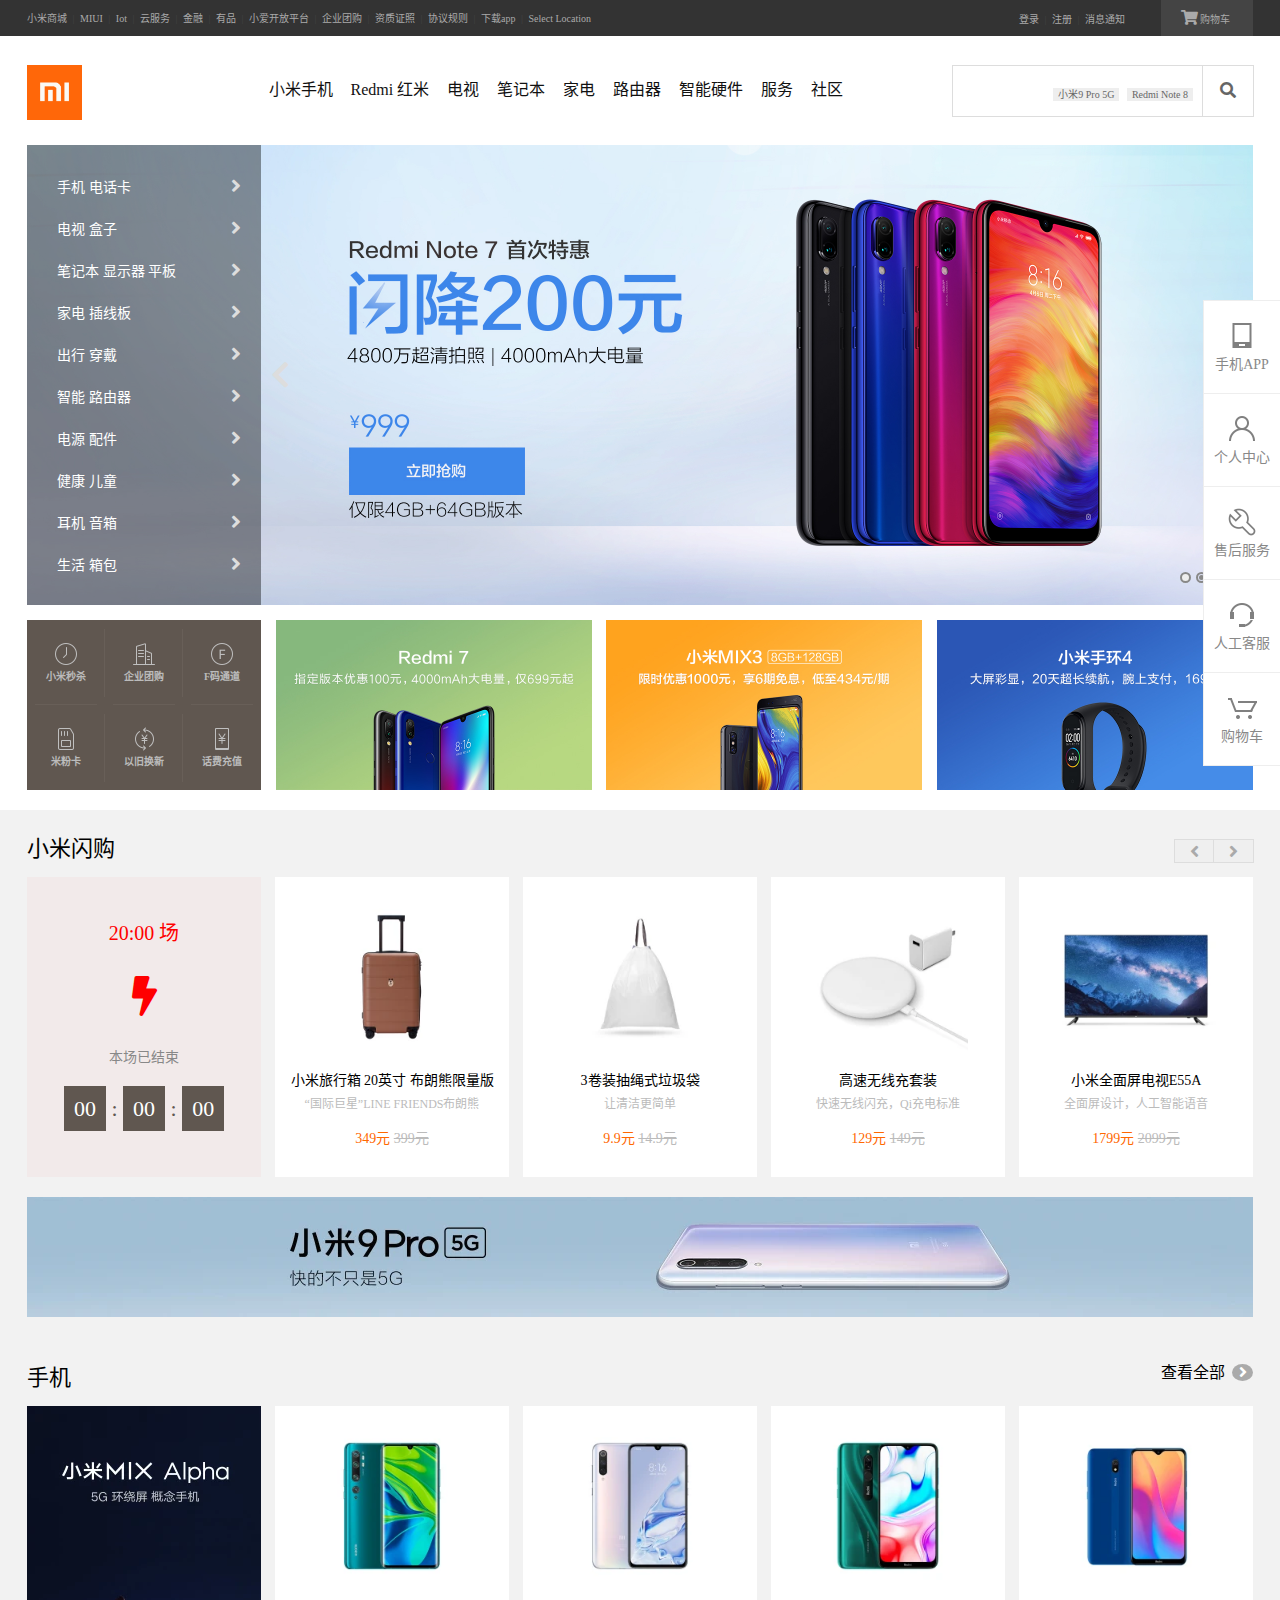
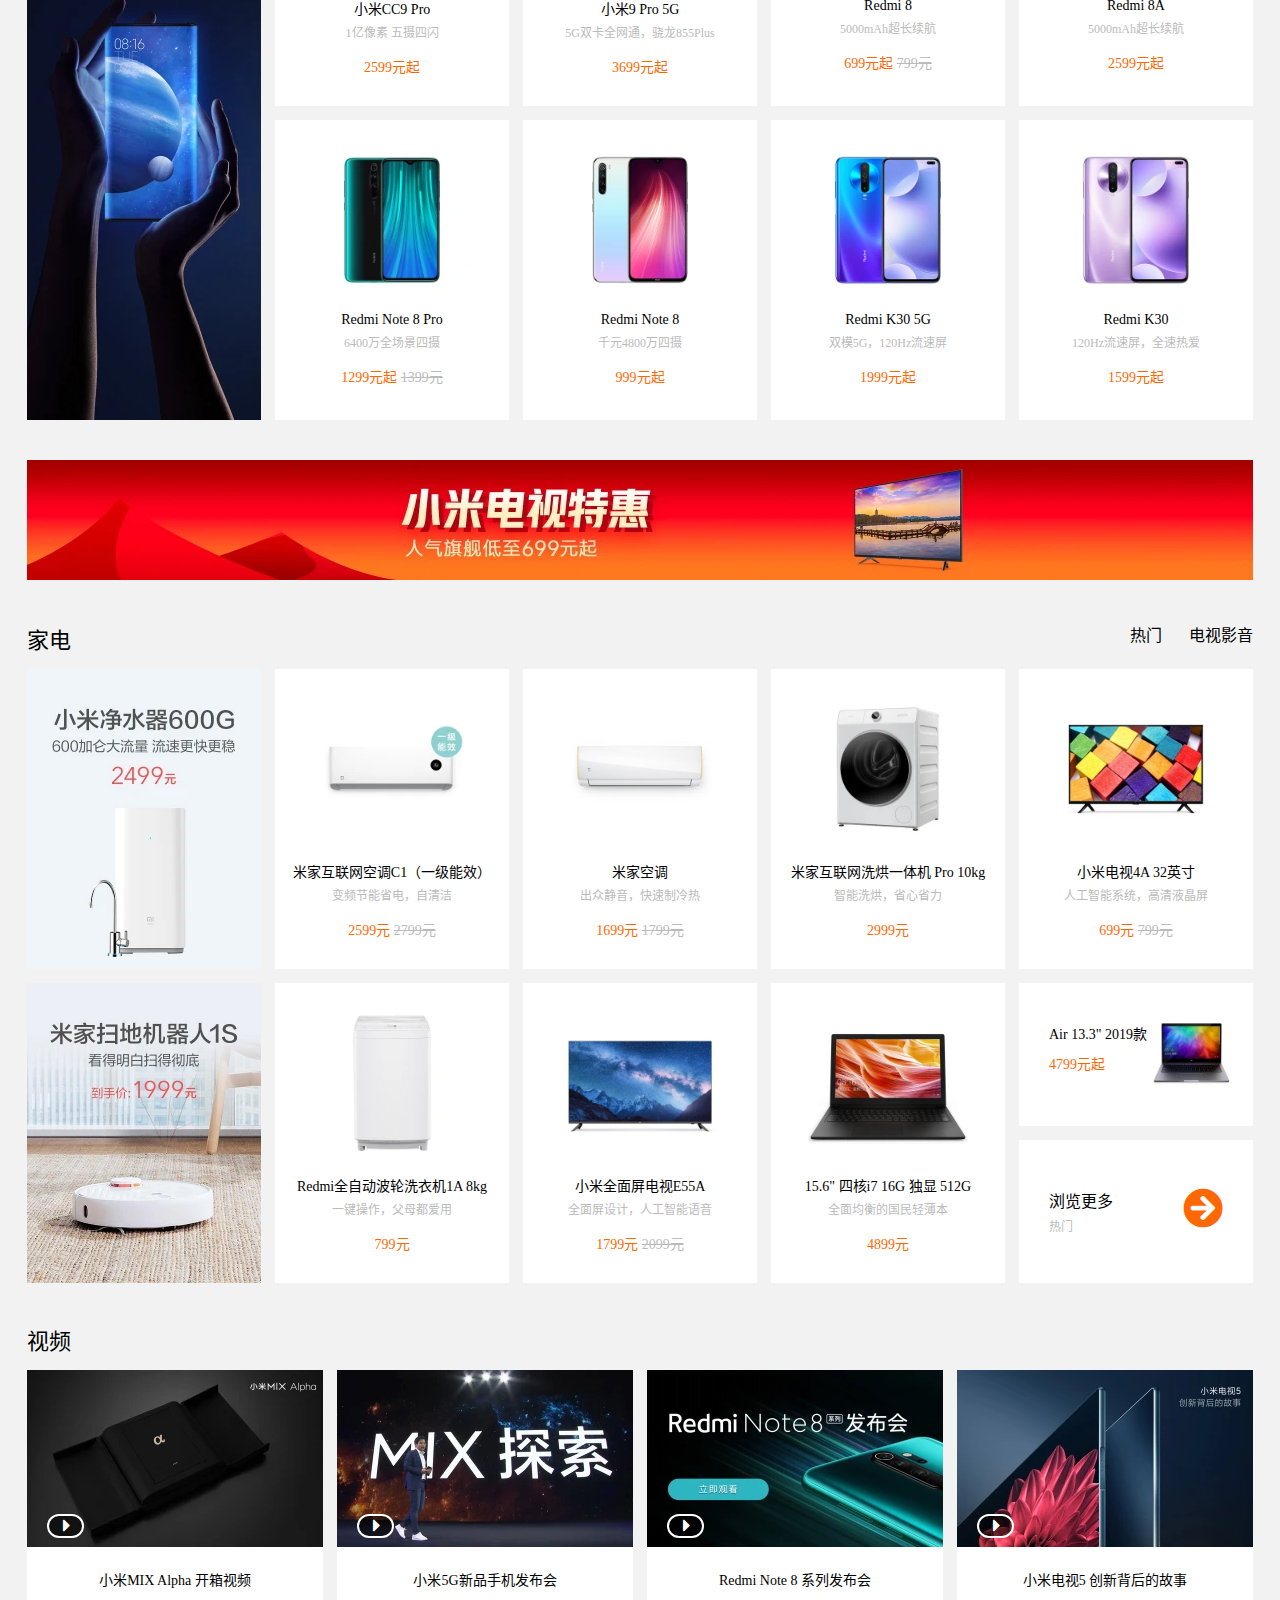
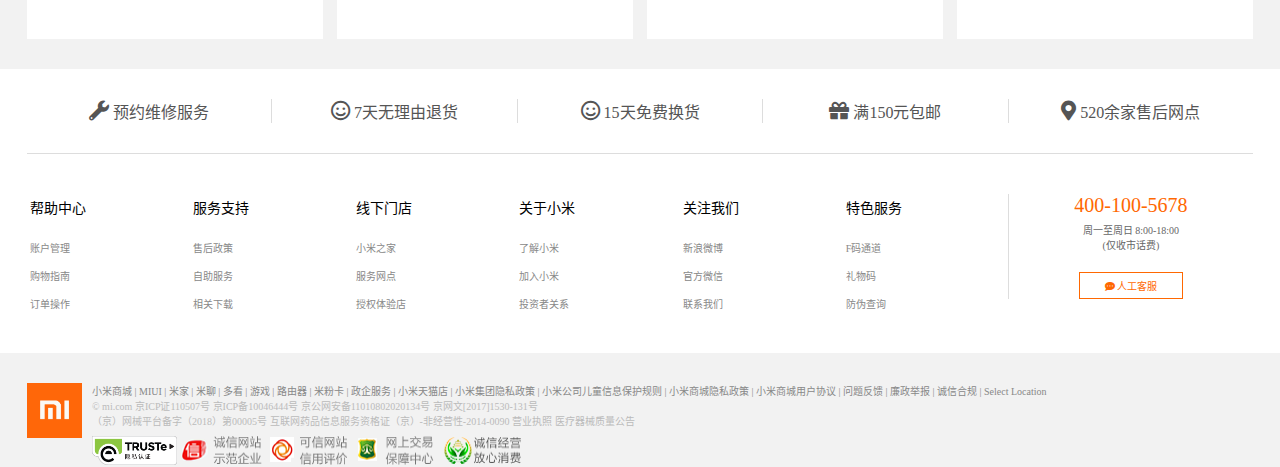
<file: index.html>
<!DOCTYPE html>
<html lang="zh-cn">
    <head>
        <meta charset="UTF-8"></meta>
        <title>小米首页</title>
        <link rel="stylesheet" href="homepage.css">
        <link href="font-awesome/css/all.css" rel="stylesheet">
    </head>
    <body>
        <!-- 工具栏 -->
        <aside class="fix r0 z20 tool-top">
            <ul class="">
                <li class="bbee blee btee bgw">
                    <a class="tool-li db tc tdn c88 plr10 ptb20" href="">
                        <img class="w30 h30 fg1" src="images/tool-1.png" alt="手机APP">
                        <p class="f14">手机APP</p>
                    </a>
                </li>
                <li class="bbee blee bgw">
                    <a class="tool-li db tc tdn c88 plr10 ptb20" href="https://order.mi.com/portal">
                        <img class="w30 h30 fg1" src="images/tool-2.png" alt="个人中心">
                        <p class="f14">个人中心</p>
                    </a>
                </li>
                <li class="bbee blee bgw">
                    <a class="tool-li db tc tdn c88 plr10 ptb20" href="https://service.order.mi.com/apply/front">
                        <img class="w30 h30 fg1" src="images/tool-3.png" alt="售后服务">
                        <p class="f14">售后服务</p>
                    </a>
                </li>
                <li class="bbee blee bgw">
                    <a class="tool-li db tc tdn c88 plr10 ptb20" href="">
                        <img class="w30 h30 fg1" src="images/tool-4.png" alt="人工客服">
                        <p class="f14">人工客服</p>
                    </a>
                </li>
                <li class="bbee blee bgw">
                    <a class="tool-li db tc tdn c88 plr10 ptb20" href="">
                        <img class="w30 h30 fg1" src="images/tool-5.png" alt="购物车">
                        <p class="f14">购物车</p>
                    </a>
                </li>
                <li class="dn bee mt10 bgw">
                    <a class="tool-li db tc tdn c88 plr10 ptb20" href="_top">
                        <img class="w30 h30 fg1" src="images/backtotop.png" alt="回顶部">
                        <p class="f14">回顶部</p>
                    </a>
                </li>
            </ul>
        </aside>

        <!-- 顶部导航（整个小米生态系统各分支） -->
        <nav class="tnav">
            <div class="tnav-wr wM">
                <ul class="tnav-ul">
                    <li class="tnav-li">
                        <a class="tnav-a" href="">小米商城</a>
                    </li>
                    <li class="tnav-li tnav-sep">|</li>
                    <li class="tnav-li">
                        <a class="tnav-a" href="">MIUI</a>
                    </li>
                    <li class="tnav-li tnav-sep">|</li>
                    <li class="tnav-li">
                        <a class="tnav-a" href="">Iot</a>
                    </li>
                    <li class="tnav-li tnav-sep">|</li>
                    <li class="tnav-li">
                        <a class="tnav-a" href="">云服务</a>
                    </li>
                    <li class="tnav-li tnav-sep">|</li>
                    <li class="tnav-li">
                        <a class="tnav-a" href="">金融</a>
                    </li>
                    <li class="tnav-li tnav-sep">|</li>
                    <li class="tnav-li">
                        <a class="tnav-a" href="">有品</a>
                    </li>
                    <li class="tnav-li tnav-sep">|</li>
                    <li class="tnav-li">
                        <a class="tnav-a" href="">小爱开放平台</a>
                    </li>
                    <li class="tnav-li tnav-sep">|</li>
                    <li class="tnav-li">
                        <a class="tnav-a" href="">企业团购</a>
                    </li>
                    <li class="tnav-li tnav-sep">|</li>
                    <li class="tnav-li">
                        <a class="tnav-a" href="">资质证照</a>
                    </li>
                    <li class="tnav-li tnav-sep">|</li>
                    <li class="tnav-li">
                        <a class="tnav-a" href="">协议规则</a>
                    </li>
                    <li class="tnav-li tnav-sep">|</li>
                    <li class="tnav-li">
                        <a class="tnav-a" href="">下载app</a>
                    </li>
                    <li class="tnav-li tnav-sep">|</li>
                    <li class="tnav-li">
                        <a class="tnav-a" href="">Select Location</a>
                    </li>
                </ul>
                <ul class="tnav-ul">
                    <li class="tnav-li">
                        <a class="tnav-a" href="">登录</a>
                    </li>
                    <li class="tnav-li tnav-sep">|</li>
                    <li class="tnav-li">
                        <a class="tnav-a" href="">注册</a>
                    </li>
                    <li class="tnav-li tnav-sep">|</li>
                    <li class="tnav-li">
                        <a class="tnav-a" href="">消息通知</a>
                    </li>
                    <li class="tnav-li tnav-cart">
                        <a class="tnav-a tnav-cart-a" href="">
                            <i class="fas fa-shopping-cart"></i>
                            <span>购物车</span>
                        </a>
                    </li>
                </ul>
            </div>
        </nav>

        <!-- 次顶部导航（小米商城导航） -->
        <header class="hd wM" >
            <a class="lg-a" href="" title="小米官网">
                <img class="wlg lg" src="./images/logo.png" alt="小米官网">
            </a>

            <ul class="mnav" id="dropdown-nav">
                <li class="mnav-li vh"><!-- hidden for homepage -->
                    <a class="mnav-a mnav-af" href="">全部商品分类</a>
                </li>
                <li class="mnav-li" data-ctg="xiaomi">
                    <a class="mnav-a" href="">小米手机</a>
                </li>
                <li class="mnav-li" data-ctg="hongmi">
                    <a class="mnav-a" href="">Redmi 红米</a>
                </li>
                <li class="mnav-li">
                    <a class="mnav-a" href="">电视</a>
                </li>
                <li class="mnav-li">
                    <a class="mnav-a" href="">笔记本</a>
                </li>
                <li class="mnav-li">
                    <a class="mnav-a" href="">家电</a>
                </li>
                <li class="mnav-li">
                    <a class="mnav-a" href="">路由器</a>
                </li>
                <li class="mnav-li">
                    <a class="mnav-a" href="">智能硬件</a>
                </li>
                <li class="mnav-li">
                    <a class="mnav-a" href="">服务</a>
                </li>
                <li class="mnav-li">
                    <a class="mnav-a" href="">社区</a>
                </li>
            </ul>

            <div class="sbar-wr">
                <form class="sbar">
                    <input class="sbar-tx" type="text">
                    <button class="sbar-btn" type="submit">
                        <i class="fas fa-search"></i>
                    </button>
                    <div class="stag">
                        <a class="stag-a" href="">小米9 Pro 5G</a>
                        <a class="stag-a" href="">Redmi Note 8</a>
                    </div>
                </form>
            </div>
        </header>
        <!-- 隐藏下拉菜单 -->
        <div style="position: relative;">
            <div class="dd-wr" id="dropdown-menu">
                <ul class="dd-ul wM">
                    <li class="dd-li">
                        <a class="dd-a" href="">
                            <img class="dd-img" src="images/dropdown-1-1.webp" alt="小米CC9 Pro">
                            <p class="dd-pn">小米CC9 Pro</p>
                            <p class="dd-ppr">2799元起</p>
                        </a>
                        <div class="dd-ln"></div>
                    </li>
                    <li class="dd-li">
                        <a class="dd-a" href="">
                            <img class="dd-img" src="images/dropdown-1-1.webp" alt="小米CC9 Pro">
                            <p class="dd-pn">小米CC9 Pro</p>
                            <p class="dd-ppr">2799元起</p>
                        </a>
                        <div class="dd-ln"></div>
                    </li>
                </ul>
            </div>
        </div>

        <!-- 轮播图和产品目录区 -->
        <section class="rel wL mcn">
            <!-- 轮播图及切换 -->
            <div class="lb">
                <ul class="lb-list">
                    <li>
                        <a class="abs t0 lf0" href="">
                            <img class="wL db show lb-img" src="images/lunbo-1.jpg" data-index="0">
                        </a>
                    </li>
                    <li>
                        <a class="abs t0 lf0" href="">
                            <img class="wL db lb-img" src="images/lunbo-2.jpg" data>
                        </a>
                    </li>
                    <li>
                        <a class="abs t0 lf0" href="">
                            <img class="wL db lb-img" src="images/lunbo-3.jpg" >
                        </a>
                    </li>
                </ul>
               
                <div class="abs t50p lf234 f30 plr10 ptb20 arr lh30 cdd" id="lunbo-pre">
                    <i class="fas fa-chevron-left vrt"></i>
                </div>
                <div class="abs t50p r0 f30 plr10 ptb20 arr lh30 cdd" id="lunbo-next">
                    <i class="fas fa-chevron-right vrt"></i>
                </div>

                <ul class="abs r30 b20 cir-wr df" id="indicator">
                    <li>
                        <input class="dn" type="radio" name="lunbo" id="lunbo-radio-1" checked>
                        <label class="cir-lab" for="lunbo-radio-1"></label>
                    </li>
                    <li>
                        <input class="dn" type="radio" name="lunbo" id="lunbo-radio-2">
                        <label class="cir-lab" for="lunbo-radio-2"></label>
                    </li>
                    <li>
                        <input class="dn" type="radio" name="lunbo" id="lunbo-radio-3">
                        <label class="cir-lab" for="lunbo-radio-3"></label>
                    </li>
                </ul>
            </div>

            <!-- classes without ctg prefix is based on this page -->
            <div class="ctg wC bgb4">
                <ul class="ctg-ul">
                    <li class="ctg-li">
                        <a class="ctg-a whi" href="">
                            <span>手机 电话卡</span>
                            <i class="ctg-i fas fa-angle-right cdd"></i>
                        </a>
                        <!-- 第1类目录细分列表 -->
                        <ul class="pro-ul">
                            <li class="pro-li">
                                <a class="pro-a" href="">
                                    <img class="pro-img" src="images/category-1-1.webp" alt="">
                                    <span>Redmi K30 4G</span>
                                </a>
                            </li>
                        </ul>
                    </li>
                    <li class="ctg-li">
                        <a class="ctg-a whi" href="">
                            <span>电视 盒子</span>
                            <i class="ctg-i fas fa-angle-right cdd"></i>
                        </a>
                        <!-- 第2类目录细分列表 -->
                        <ul class="pro-ul">
                            <li class="pro-li">
                                <a class="pro-a" href="">
                                    <img class="pro-img" src="images/category-2-1.webp" alt="">
                                    <span>小米电视5 55英寸</span>
                                </a>
                            </li>
                            <li class="pro-li">
                                <a class="pro-a" href="">
                                    <img class="pro-img" src="images/category-2-2.webp" alt="">
                                    <span>小米电视5 65英寸</span>
                                </a>
                            </li>
                            <li class="pro-li">
                                <a class="pro-a" href="">
                                    <img class="pro-img" src="images/category-2-3.webp" alt="">
                                    <span>小米电视5 75英寸</span>
                                </a>
                            </li>
                            <li class="pro-li">
                                <a class="pro-a" href="">
                                    <img class="pro-img" src="images/category-2-4.webp" alt="">
                                    <span>小米电视5 Pro 55英寸</span>
                                </a>
                            </li>
                            <li class="pro-li">
                                <a class="pro-a" href="">
                                    <img class="pro-img" src="images/category-2-5.webp" alt="">
                                    <span>小米电视5 Pro 65英寸</span>
                                </a>
                            </li>
                            <li class="pro-li">
                                <a class="pro-a" href="">
                                    <img class="pro-img" src="images/category-2-6.webp" alt="">
                                    <span>小米电视5 Pro 75英寸</span>
                                </a>
                            </li>
                            <li class="pro-li">
                                <a class="pro-a" href="">
                                    <img class="pro-img" src="images/category-2-7.webp" alt="">
                                    <span>Redmi 红米电视 70英寸</span>
                                </a>
                            </li>
                        </ul>
                    </li>
                    <li class="ctg-li">
                        <a class="ctg-a whi" href="">
                            <span>笔记本 显示器 平板</span>
                            <i class="ctg-i fas fa-angle-right cdd"></i>
                        </a>
                    </li>
                    <li class="ctg-li">
                        <a class="ctg-a whi" href="">
                            <span>家电 插线板</span>
                            <i class="ctg-i fas fa-angle-right cdd"></i>
                        </a>
                    </li>
                    <li class="ctg-li">
                        <a class="ctg-a whi" href="">
                            <span>出行 穿戴</span>
                            <i class="ctg-i fas fa-angle-right cdd"></i>
                        </a>
                    </li>
                    <li class="ctg-li">
                        <a class="ctg-a whi" href="">
                            <span>智能 路由器</span>
                            <i class="ctg-i fas fa-angle-right cdd"></i>
                        </a>
                    </li>
                    <li class="ctg-li">
                        <a class="ctg-a whi" href="">
                            <span>电源 配件</span>
                            <i class="ctg-i fas fa-angle-right cdd"></i>
                        </a>
                    </li>
                    <li class="ctg-li">
                        <a class="ctg-a whi" href="">
                            <span>健康 儿童</span>
                            <i class="ctg-i fas fa-angle-right cdd"></i>
                        </a>
                    </li>
                    <li class="ctg-li">
                        <a class="ctg-a whi" href="">
                            <span>耳机 音箱</span>
                            <i class="ctg-i fas fa-angle-right cdd"></i>
                        </a>
                    </li>
                    <li class="ctg-li">
                        <a class="ctg-a whi" href="">
                            <span>生活 箱包</span>
                            <i class="ctg-i fas fa-angle-right cdd"></i>
                        </a>
                    </li>
                </ul>
            </div>
        </section>

        <!-- 轮播图下方区域 -->
        <section class="wM mcn df jsb mt15">
            <ul class="wsc df fwr bg60">
                <li class="df jc ac fbs33 rel">
                    <a class="sc-a db tc" href="">
                        <img class="sc-img w24 h24 fcon50" src="images/shortcut-1.png" alt="icon">
                        <p class="sc-p cbb"><b>小米秒杀</b></p>
                    </a>
                    <span class="sc-rln abs"></span>
                    <span class="sc-bln abs"></span>
                </li>
                <li class="df jc ac fbs33 rel">
                    <a class="sc-a db tc" href="">
                        <img class="sc-img w24 h24 fcon50" src="images/shortcut-2.png" alt="icon">
                        <p class="sc-p cbb"><b>企业团购</b></p>
                    </a>
                    <span class="sc-rln abs"></span>
                    <span class="sc-bln abs"></span>
                </li>
                <li class="df jc ac fbs33 rel">
                    <a class="sc-a db tc" href="">
                        <img class="sc-img w24 h24 fcon50" src="images/shortcut-3.png" alt="icon">
                        <p class="sc-p cbb"><b>F码通道</b></p>
                    </a>
                    <span class="sc-bln abs"></span>
                </li>
                <li class="df jc ac fbs33 rel">
                    <a class="sc-a db tc" href="">
                        <img class="sc-img w24 h24 fcon50" src="images/shortcut-4.png" alt="icon">
                        <p class="sc-p cbb"><b>米粉卡</b></p>
                    </a>
                    <span class="sc-rln abs"></span>
                </li>
                <li class="df jc ac fbs33 rel">
                    <a class="sc-a db tc" href="">
                        <img class="sc-img w24 h24 fcon50" src="images/shortcut-5.png" alt="icon">
                        <p class="sc-p cbb"><b>以旧换新</b></p>
                    </a>
                    <span class="sc-rln abs"></span>
                </li>
                <li class="df jc ac fbs33 rel">
                    <a class="sc-a db tc" href="">
                        <img class="sc-img w24 h24 fcon50" src="images/shortcut-6.png" alt="icon">
                        <p class="sc-p cbb"><b>话费充值</b></p>
                    </a>
                </li>
            </ul>
            <a class="tr-b trb:hover" href="">
                <img class="wsn db" src="images/signature-1.jpg" alt="Redmi 7">
            </a>
            <a class="tr-b trb:hover" href="">
                <img class="wsn db" src="images/signature-2.jpg" alt="小米MIX3">
            </a>
            <a class="tr-b trb:hover" href="">
                <img class="wsn db" src="images/signature-3.jpg" alt="小米手环4">
            </a>
        </section>

        <div class="mt20 bgb05">
            <!-- 闪购区 -->
            <section class="rel wM mcn">
                <h2 class="pt20 pb15 f22 fw2">小米闪购</h2>
                <div class="df jsb">
                    <!-- 倒计时块 -->
                    <div class="wG tc bgr03">
                        <p class="f20 red pt40 pb30">20:00 场</p>
                        <i class="fas fa-bolt f40 red"></i>
                        <p class="f14 c88 pt30 pb30">本场已结束</p>
                        <p class="f22 ">
                            <span class="whi bg60 p10">00</span>
                            <span class="c60">:</span>
                            <span class="whi bg60 p10">00</span>
                            <span class="c60">:</span>
                            <span class="whi bg60 p10">00</span>
                        </p>
                    </div>
                    <!-- 抢购商品轮播区 -->
                    <div class="w978 ovh">
                        <ul class="dif">
                            <li class="wG mr14 bgw">
                                <a class="db tc mt20" href="">
                                    <img class="wS" src="images/miaosha-1.webp" alt="">
                                    <p class="f14 bla pt10">小米旅行箱 20英寸 布朗熊限量版</p>
                                    <p class="f12 cbb pt5">“国际巨星”LINE FRIENDS布朗熊</p>
                                    <p class="f14 pt15">
                                        <ins class="xm tdn">349元 </ins>
                                        <del class="cbb">399元</del>
                                    </p>
                                </a>
                            </li>
                            <li class="wG df fc mr14 bgw">
                                <a class="db tc mt20" href="">
                                    <img class="wS" src="images/miaosha-2.webp" alt="">
                                    <p class="f14 bla pt10">3卷装抽绳式垃圾袋</p>
                                    <p class="f12 cbb pt5">让清洁更简单</p>
                                    <p class="f14 pt15">
                                        <ins class="xm tdn">9.9元 </ins>
                                        <del class="cbb">14.9元</del>
                                    </p>
                                </a>
                            </li>
                            <li class="wG df fc mr14 bgw">
                                <a class="db tc mt20" href="">
                                    <img class="wS" src="images/miaosha-3.webp" alt="">
                                    <p class="f14 bla pt10">高速无线充套装</p>
                                    <p class="f12 cbb pt5">快速无线闪充，Qi充电标准</p>
                                    <p class="f14 pt15">
                                        <ins class="xm tdn">129元 </ins>
                                        <del class="cbb">149元</del>
                                    </p>
                                </a>
                            </li>
                            <li class="wG df fc mr14 bgw">
                                <a class="db tc mt20" href="">
                                    <img class="wS" src="images/miaosha-4.webp" alt="">
                                    <p class="f14 bla pt10">小米全面屏电视E55A</p>
                                    <p class="f12 cbb pt5">全面屏设计，人工智能语音</p>
                                    <p class="f14 pt15">
                                        <ins class="xm tdn">1799元 </ins>
                                        <del class="cbb">2099元</del>
                                    </p>
                                </a>
                            </li>
                            <li class="wG df fc mr14 bgw">
                                <a class="db tc mt20" href="">
                                    <img class="wS" src="images/miaosha-5.webp" alt="">
                                    <p class="f14 bla pt10">小爱音箱万能遥控版</p>
                                    <p class="f12 cbb pt5">传统家电秒变智能</p>
                                    <p class="f14 pt15">
                                        <ins class="xm tdn">149元 </ins>
                                        <del class="cbb">199元</del>
                                    </p>
                                </a>
                            </li>
                            <li class="wG df fc mr14 bgw">
                                <a class="db tc mt20" href="">
                                    <img class="wS" src="images/miaosha-6.webp" alt="">
                                    <p class="f14 bla pt10">小米电视4A 65英寸</p>
                                    <p class="f12 cbb pt5">4K HDR, 人工智能语音系统</p>
                                    <p class="f14 pt15">
                                        <ins class="xm tdn">2599元 </ins>
                                        <del class="cbb">2999元</del>
                                    </p>
                                </a>
                            </li>
                        </ul>
                    </div>
                </div>
                <!-- 幻灯按钮 -->
                <article class="tgsd abs r0 t30">
                    <button class="tgsd-bu"><i class="fas fa-angle-left tgsd-i"></i></button>
                    <button class="tgsd-bu"><i class="fas fa-angle-right tgsd-i"></i></button>
                </article>
            </section>

            <!-- Banner -->
            <article class="wM mcn mt20">
                <a class="" href="">
                    <img src="images/banner-1.webp" alt="小米9 Pro">
                </a>
            </article>

            <!-- 手机区 -->
            <section class="rel wM mcn mt20">
                <h2 class="pt20 pb15 f22 fw2">手机</h2>
                <ul class="df fc fwr jsb asb h614">
                    <li class="tr-bt tr-bt:hover">
                        <a href="">
                            <img class="db" src="images/shouji-banner.webp" alt="小米MIX Alpha">
                        </a>
                    </li>
                    <li class="wG bgw tr-bt tr-bt:hover">
                        <a class="db tc mt20" href="">
                            <img class="wS" src="images/shouji-1.webp" alt="">
                            <p class="f14 bla pt10">小米CC9 Pro</p>
                            <p class="f12 cbb pt5">1亿像素 五摄四闪</p>
                            <p class="f14 pt15"><ins class="xm tdn">2599元起</ins></p>
                        </a>
                    </li>
                    <li class="wG bgw tr-bt tr-bt:hover">
                        <a class="db tc mt20" href="">
                            <img class="wS" src="images/shouji-2.webp" alt="">
                            <p class="f14 bla pt10">Redmi Note 8 Pro</p>
                            <p class="f12 cbb pt5">6400万全场景四摄</p>
                            <p class="f14 pt15">
                                <ins class="xm tdn">1299元起</ins>
                                <del class="cbb">1399元</del>
                            </p>
                        </a>
                    </li>
                    <li class="wG bgw tr-bt tr-bt:hover">
                        <a class="db tc mt20" href="">
                            <img class="wS" src="images/shouji-3.webp" alt="">
                            <p class="f14 bla pt10">小米9 Pro 5G</p>
                            <p class="f12 cbb pt5">5G双卡全网通，骁龙855Plus</p>
                            <p class="f14 pt15"><ins class="xm tdn">3699元起</ins></p>
                        </a>
                    </li>
                    <li class="wG bgw tr-bt tr-bt:hover">
                        <a class="db tc mt20" href="">
                            <img class="wS" src="images/shouji-4.webp" alt="">
                            <p class="f14 bla pt10">Redmi Note 8</p>
                            <p class="f12 cbb pt5">千元4800万四摄</p>
                            <p class="f14 pt15"><ins class="xm tdn">999元起</ins></p>
                        </a>
                    </li>
                    <li class="wG bgw tr-bt tr-bt:hover">
                        <a class="db tc mt20" href="">
                            <img class="wS" src="images/shouji-5.webp" alt="">
                            <p class="f14 bla pt10">Redmi 8</p>
                            <p class="f12 cbb pt5">5000mAh超长续航</p>
                            <p class="f14 pt15">
                                <ins class="xm tdn">699元起</ins>
                                <del class="cbb">799元</del>
                            </p>
                        </a>
                    </li>
                    <li class="wG bgw tr-bt tr-bt:hover">
                        <a class="db tc mt20" href="">
                            <img class="wS" src="images/shouji-6.webp" alt="">
                            <p class="f14 bla pt10">Redmi K30 5G</p>
                            <p class="f12 cbb pt5">双模5G，120Hz流速屏</p>
                            <p class="f14 pt15"><ins class="xm tdn">1999元起</ins></p>
                        </a>
                    </li>
                    <li class="wG bgw tr-bt tr-bt:hover">
                        <a class="db tc mt20" href="">
                            <img class="wS" src="images/shouji-7.webp" alt="">
                            <p class="f14 bla pt10">Redmi 8A</p>
                            <p class="f12 cbb pt5">5000mAh超长续航</p>
                            <p class="f14 pt15"><ins class="xm tdn">2599元起</ins></p>
                        </a>
                    </li>
                    <li class="wG bgw tr-bt tr-bt:hover">
                        <a class="db tc mt20" href="">
                            <img class="wS" src="images/shouji-8.webp" alt="">
                            <p class="f14 bla pt10">Redmi K30</p>
                            <p class="f12 cbb pt5">120Hz流速屏，全速热爱</p>
                            <p class="f14 pt15"><ins class="xm tdn">1599元起</ins></p>
                        </a>
                    </li>
                </ul>
                <!-- 链接按钮 -->
                <a class="tglnk abs r0 t20" href="">
                    <span class="tglnk-tx">查看全部</span>
                    <span class="tglnk-ico"><i class="fas fa-angle-right"></i></span>
                </a>
            </section>

            <article class="wM mcn pt40">
                <a class="" href="">
                    <img src="images/banner-2.webp" alt="小米电视">
                </a>
            </article>

            <!-- 家电区 -->
            <section class="rel wM mcn mt20">
                <h2 class="pt20 pb15 f22 fw2">家电</h2>
                <ul class="df fc fwr jsb asb h614">
                    <li class="tr-bt tr-bt:hover">
                        <a href="">
                            <img class="db" src="images/jiadian-banner1.webp" alt="小米MIX Alpha">
                        </a>
                    </li>
                    <li class="tr-bt tr-bt:hover">
                        <a href="">
                            <img class="db" src="images/jiadian-banner2.webp" alt="小米MIX Alpha">
                        </a>
                    </li>
                    <li class="wG bgw tr-bt tr-bt:hover">
                        <a class="db tc mt20" href="">
                            <img class="wS" src="images/jiadian-1.webp" alt="">
                            <p class="f14 bla pt10">米家互联网空调C1（一级能效）</p>
                            <p class="f12 cbb pt5">变频节能省电，自清洁</p>
                            <p class="f14 pt15">
                                <ins class="xm tdn">2599元 </ins>
                                <del class="cbb">2799元</del>
                            </p>
                        </a>
                    </li>
                    <li class="wG bgw tr-bt tr-bt:hover">
                        <a class="db tc mt20" href="">
                            <img class="wS" src="images/jiadian-2.webp" alt="">
                            <p class="f14 bla pt10">Redmi全自动波轮洗衣机1A 8kg</p>
                            <p class="f12 cbb pt5">一键操作，父母都爱用</p>
                            <p class="f14 pt15"><ins class="xm tdn">799元</ins></p>
                        </a>
                    </li>
                    <li class="wG bgw tr-bt tr-bt:hover">
                        <a class="db tc mt20" href="">
                            <img class="wS" src="images/jiadian-3.jpg" alt="">
                            <p class="f14 bla pt10">米家空调</p>
                            <p class="f12 cbb pt5">出众静音，快速制冷热</p>
                            <p class="f14 pt15">
                                <ins class="xm tdn">1699元 </ins>
                                <del class="cbb">1799元</del>
                            </p>
                        </a>
                    </li>
                    <li class="wG bgw tr-bt tr-bt:hover">
                        <a class="db tc mt20" href="">
                            <img class="wS" src="images/miaosha-4.webp" alt="">
                            <p class="f14 bla pt10">小米全面屏电视E55A</p>
                            <p class="f12 cbb pt5">全面屏设计，人工智能语音</p>
                            <p class="f14 pt15">
                                <ins class="xm tdn">1799元 </ins>
                                <del class="cbb">2099元</del>
                            </p>
                        </a>
                    </li>
                    <li class="wG bgw tr-bt tr-bt:hover">
                        <a class="db tc mt20" href="">
                            <img class="wS" src="images/jiadian-5.webp" alt="">
                            <p class="f14 bla pt10">米家互联网洗烘一体机 Pro 10kg</p>
                            <p class="f12 cbb pt5">智能洗烘，省心省力</p>
                            <p class="f14 pt15"><ins class="xm tdn">2999元</ins></p>
                        </a>
                    </li>
                    <li class="wG bgw tr-bt tr-bt:hover">
                        <a class="db tc mt20" href="">
                            <img class="wS" src="images/jiadian-6.webp" alt="">
                            <p class="f14 bla pt10">15.6" 四核i7 16G 独显 512G</p>
                            <p class="f12 cbb pt5">全面均衡的国民轻薄本</p>
                            <p class="f14 pt15"><ins class="xm tdn">4899元</ins></p>
                        </a>
                    </li>
                    <li class="wG bgw tr-bt tr-bt:hover">
                        <a class="db tc mt20" href="">
                            <img class="wS" src="images/jiadian-7.jpg" alt="">
                            <p class="f14 bla pt10">小米电视4A 32英寸</p>
                            <p class="f12 cbb pt5">人工智能系统，高清液晶屏</p>
                            <p class="f14 pt15">
                                <ins class="xm tdn">699元 </ins>
                                <del class="cbb">799元</del>
                            </p>
                        </a>
                    </li>
                    <li class="whf bgw tr-bt tr-bt:hover">
                        <a class="db pl30 mt30" href="">
                            <div class="dib w100 pt10">
                                <p class="f14 bla">Air 13.3" 2019款</p>
                                <p class="f14 xm pt10">4799元起</p>
                            </div>
                            <img class="whs vrt" src="images/jiadian-tail.webp" alt="小米Air">
                        </a>
                    </li>
                    <li class="whf bgw df jc ac tr-bt tr-bt:hover">
                        <a class="df jsb w100p plr30" href="">
                            <div class="dib vrt">
                                <p class="f16 bla">浏览更多</p>
                                <p class="f12 cbb pt5">热门</p>
                            </div>
                            <i class="fas fa-arrow-circle-right f40 xm"></i>
                        </a>
                    </li>
                </ul>
                <!-- 标签按钮 -->
                <article class="tgtag abs r0 t20" href="">
                    <input class="tgtag-rd" type="radio" id="item1" name="g1">
                    <label class="tgtag-lab" for="item1">热门</label>
                    <input class="tgtag-rd" type="radio" id="item2" name="g1">
                    <label class="tgtag-lab" for="item2">电视影音</label>
                </article>
            </section>

            <!-- 视频区 -->
            <section class="wM mcn mt20 pb30">
                <h2 class="pt20 pb15 f22 fw2">视频</h2>
                <ul class="df jsb">
                    <li class="rel bgw pb30 tc tr-bt tr-bt:hover">
                        <a href="" title="点击播放视频">
                            <img class="vd-img" src="images/shiping-1.webp" alt="">
                            <h3 class="f14 fw5 bla ptb20">小米MIX Alpha 开箱视频</h3>
                            <div class="df jc abs f20 pl-icon"><i class="fas fa-caret-right db"></i></div>
                        </a>
                    </li>
                    <li class="rel bgw pb30 tc tr-bt tr-bt:hover">
                        <a href="" title="点击播放视频">
                            <img class="vd-img" src="images/shiping-2.webp" alt="">
                            <h3 class="f14 fw5 bla ptb20">小米5G新品手机发布会</h3>
                            <div class="df jc abs f20 pl-icon"><i class="fas fa-caret-right db"></i></div>
                        </a>
                    </li>
                    <li class="rel bgw pb30 tc tr-bt tr-bt:hover">
                        <a href="" title="点击播放视频">
                            <img class="vd-img" src="images/shiping-3.webp" alt="">
                            <h3 class="f14 fw5 bla ptb20">Redmi Note 8 系列发布会</h3>
                            <div class="df jc abs f20 pl-icon"><i class="fas fa-caret-right db"></i></div>
                        </a>
                    </li>
                    <li class="rel bgw pb30 tc tr-bt tr-bt:hover">
                        <a href="" title="点击播放视频">
                            <img class="vd-img" src="images/shiping-4.webp" alt="">
                            <h3 class="f14 fw5 bla ptb20">小米电视5 创新背后的故事</h3>
                            <div class="df jc abs f20 pl-icon"><i class="fas fa-caret-right db"></i></div>
                        </a>
                    </li>
                </ul>
            </section>
        </div>

        <!-- 网站地图 -->
        <article class="map wM">
            <!-- 权益列表 -->
            <ul class="map-ul">
                <li class="map-li">
                    <a class="map-a" href="">
                        <i class="fas fa-wrench map-i"></i>
                        <span class="map-tx">预约维修服务</span>
                    </a>
                </li>
                <li class="map-li">
                    <a class="map-a" href="">
                        <i class="far fa-smile map-i"></i>
                        <span class="map-tx">7天无理由退货</span>
                    </a>
                </li>
                <li class="map-li">
                    <a class="map-a" href="">
                        <i class="far fa-smile map-i"></i>
                        <span class="map-tx">15天免费换货</span>
                    </a>
                </li>
                <li class="map-li">
                    <a class="map-a" href="">
                        <i class="fas fa-gift map-i"></i>
                        <span class="map-tx">满150元包邮</span>
                    </a>
                </li>
                <li class="map-li">
                    <a class="map-a" href="">
                        <i class="fas fa-map-marker-alt map-i"></i>
                        <span class="map-tx">520余家售后网点</span>
                    </a>
                </li>
            </ul>
            <!-- 分割线 -->
            <div class="map-sep"></div>

            <!-- 网站地图表格 -->
            <div style="display: flex;">
                <table class="map-tb">
                    <tr>
                        <th class="map-th">帮助中心</th>
                        <th class="map-th">服务支持</th>
                        <th class="map-th">线下门店</th>
                        <th class="map-th">关于小米</th>
                        <th class="map-th">关注我们</th>
                        <th class="map-th">特色服务</th>
                    </tr>
                    <tr>
                        <td class="map-td"><a class="map-tda" href="">账户管理</a></td>
                        <td class="map-td"><a class="map-tda" href="">售后政策</a></td>
                        <td class="map-td"><a class="map-tda" href="">小米之家</a></td>
                        <td class="map-td"><a class="map-tda" href="">了解小米</a></td>
                        <td class="map-td"><a class="map-tda" href="">新浪微博</a></td>
                        <td class="map-td"><a class="map-tda" href="">F码通道</a></td>
                    </tr>
                    <tr>
                        <td class="map-td"><a class="map-tda" href="">购物指南</a></td>
                        <td class="map-td"><a class="map-tda" href="">自助服务</a></td>
                        <td class="map-td"><a class="map-tda" href="">服务网点</a></td>
                        <td class="map-td"><a class="map-tda" href="">加入小米</a></td>
                        <td class="map-td"><a class="map-tda" href="">官方微信</a></td>
                        <td class="map-td"><a class="map-tda" href="">礼物码</a></td>
                    </tr>
                    <tr>
                        <td class="map-td"><a class="map-tda" href="">订单操作</a></td>
                        <td class="map-td"><a class="map-tda" href="">相关下载</a></td>
                        <td class="map-td"><a class="map-tda" href="">授权体验店</a></td>
                        <td class="map-td"><a class="map-tda" href="">投资者关系</a></td>
                        <td class="map-td"><a class="map-tda" href="">联系我们</a></td>
                        <td class="map-td"><a class="map-tda" href="">防伪查询</a></td>
                    </tr>
                </table>
                <div class="hot">
                    <div style="border-left: 1px solid #ddd;">
                        <p class="hot-tel">400-100-5678</p>
                        <p>周一至周日 8:00-18:00</p>
                        <p>(仅收市话费)</p>
                        <a class="hot-a" href="">
                            <i class="fas fa-comment-dots"></i>
                            <span>人工客服</span>
                        </a>
                    </div>
                </div>
            </div>
        </article>

        <!-- 网备信息部分 -->
        <footer class="i-foo">
            <div class="foo-wr wM">
                <img class="foo-lg wlg" src="images/logo.png" alt="logo">
                <div class="foo-rcol">
                    <p>
                        <a class="foo-ad" href="">小米商城</a>
                        <span class="foo-ad" >|</span>
                        <a class="foo-ad" href="">MIUI</a>
                        <span class="foo-ad">|</span>
                        <a class="foo-ad" href="">米家</a>
                        <span class="foo-ad">|</span>
                        <a class="foo-ad" href="">米聊</a>
                        <span class="foo-ad">|</span>
                        <a class="foo-ad" href="">多看</a>
                        <span class="foo-ad">|</span>
                        <a class="foo-ad" href="">游戏</a>
                        <span class="foo-ad">|</span>
                        <a class="foo-ad" href="">路由器</a>
                        <span class="foo-ad">|</span>
                        <a class="foo-ad" href="">米粉卡</a>
                        <span class="foo-ad">|</span>
                        <a class="foo-ad" href="">政企服务</a>
                        <span class="foo-ad">|</span>
                        <a class="foo-ad" href="">小米天猫店</a>
                        <span class="foo-ad">|</span>
                        <a class="foo-ad" href="">小米集团隐私政策</a>
                        <span class="foo-ad">|</span>
                        <a class="foo-ad" href="">小米公司儿童信息保护规则</a>
                        <span class="foo-ad">|</span>
                        <a class="foo-ad" href="">小米商城隐私政策</a>
                        <span class="foo-ad">|</span>
                        <a class="foo-ad" href="">小米商城用户协议</a>
                        <span class="foo-ad">|</span>
                        <a class="foo-ad" href="">问题反馈</a>
                        <span class="foo-ad">|</span>
                        <a class="foo-ad" href="">廉政举报</a>
                        <span class="foo-ad">|</span>
                        <a class="foo-ad" href="">诚信合规</a>
                        <span class="foo-ad">|</span>
                        <a class="foo-ad" href="">Select Location</a>
                    </p>
                    <p>
                        <span class="foo-al">&copy;</span>
                        <a class="foo-al" href="">mi.com</a>
                        <span class="foo-al">京ICP证110507号</span>
                        <a class="foo-al" href="">京ICP备10046444号</a>
                        <a class="foo-al" href="">京公网安备11010802020134号</a>
                        <a class="foo-al" href="">京网文[2017]1530-131号</a>
                    </p>
                    <p>
                        <a class="foo-al" href="">（京）网械平台备字（2018）第00005号</a>
                        <a class="foo-al" href="">互联网药品信息服务资格证（京）-非经营性-2014-0090</a>
                        <a class="foo-al" href="">营业执照</a>
                        <a class="foo-al" href="">医疗器械质量公告</a>
                    </p>
                    <p class="foo-img-wr">
                        <a href=""><img class="foo-img" src="images/foo-1.png" alt="备案"></a>
                        <a href=""><img class="foo-img" src="images/foo-2.png" alt="备案"></a>
                        <a href=""><img class="foo-img" src="images/foo-3.png" alt="备案"></a>
                        <a href=""><img class="foo-img" src="images/foo-4.png" alt="备案"></a>
                        <a href=""><img class="foo-img" src="images/foo-5.png" alt="备案"></a>
                    </p>
                </div>
            </div>
        </footer>
        
    <script src="homepage.js"></script>
    </body>
</html>
</file>
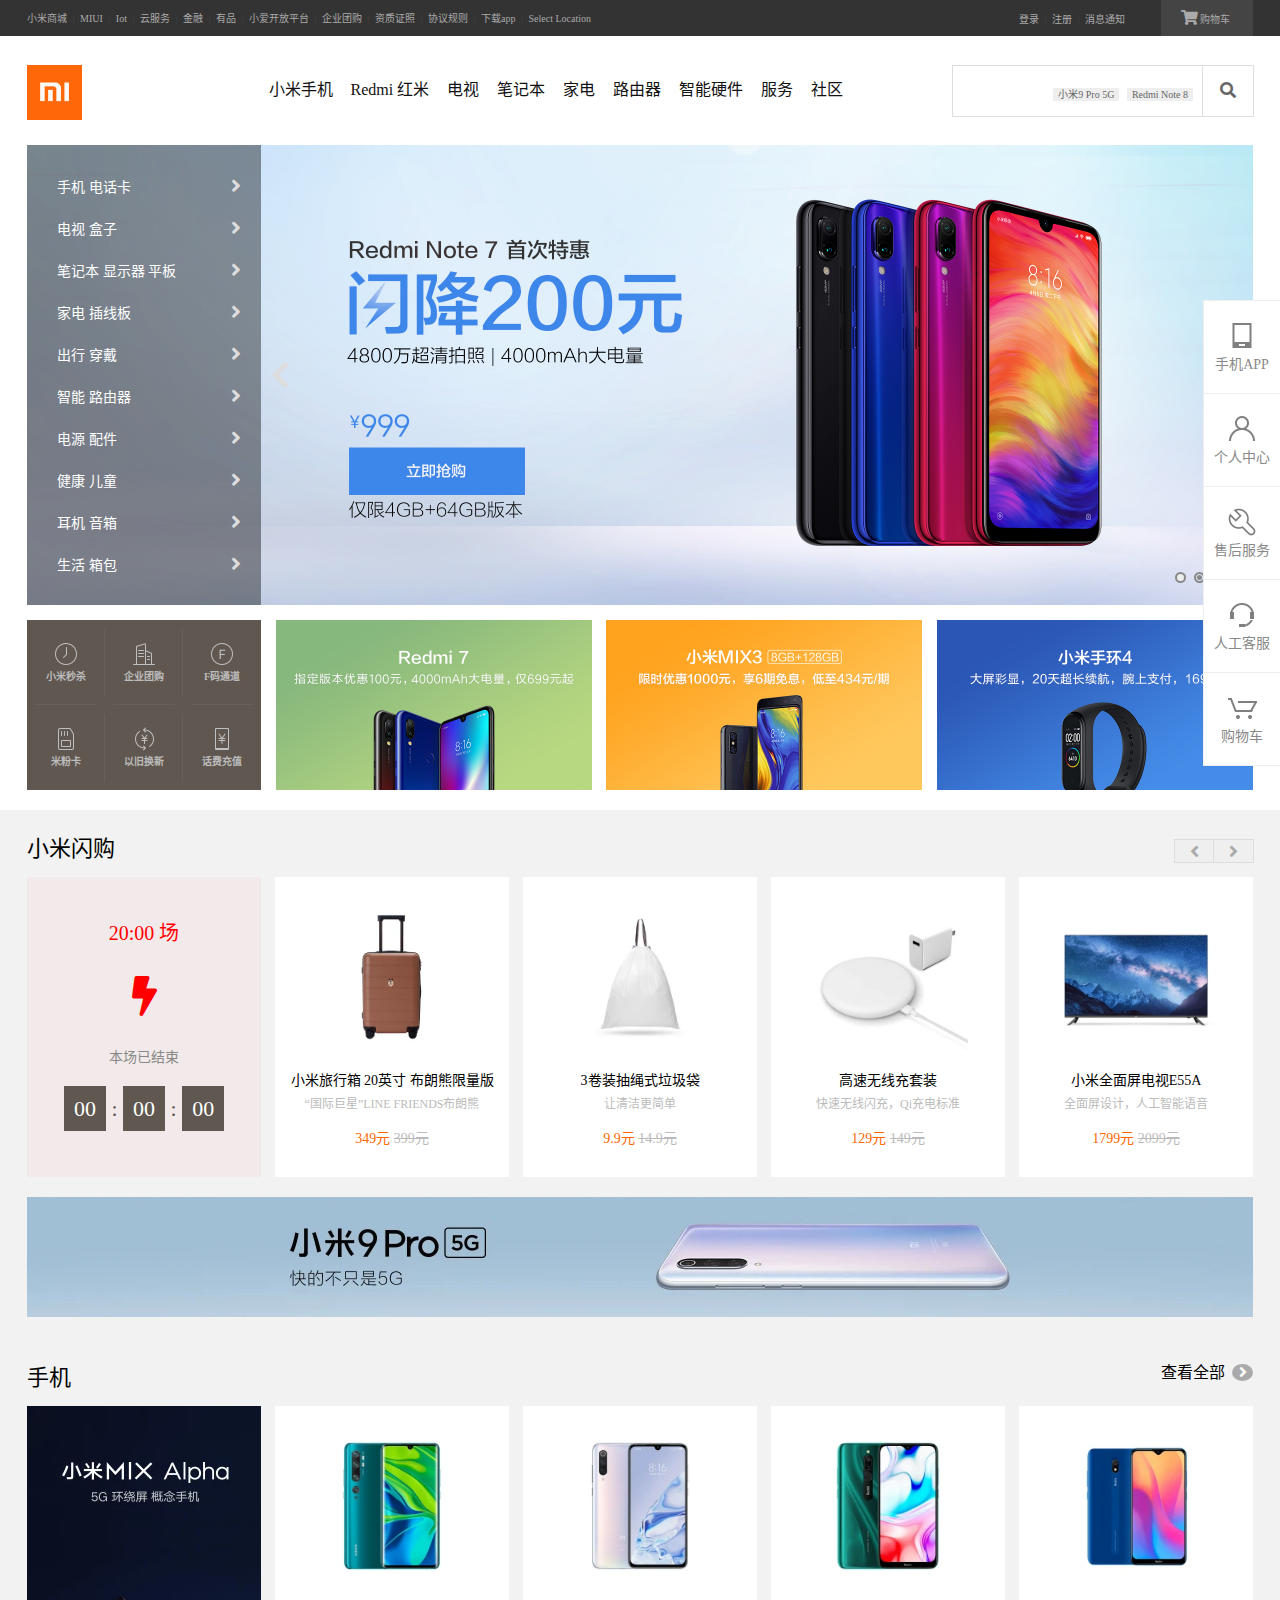
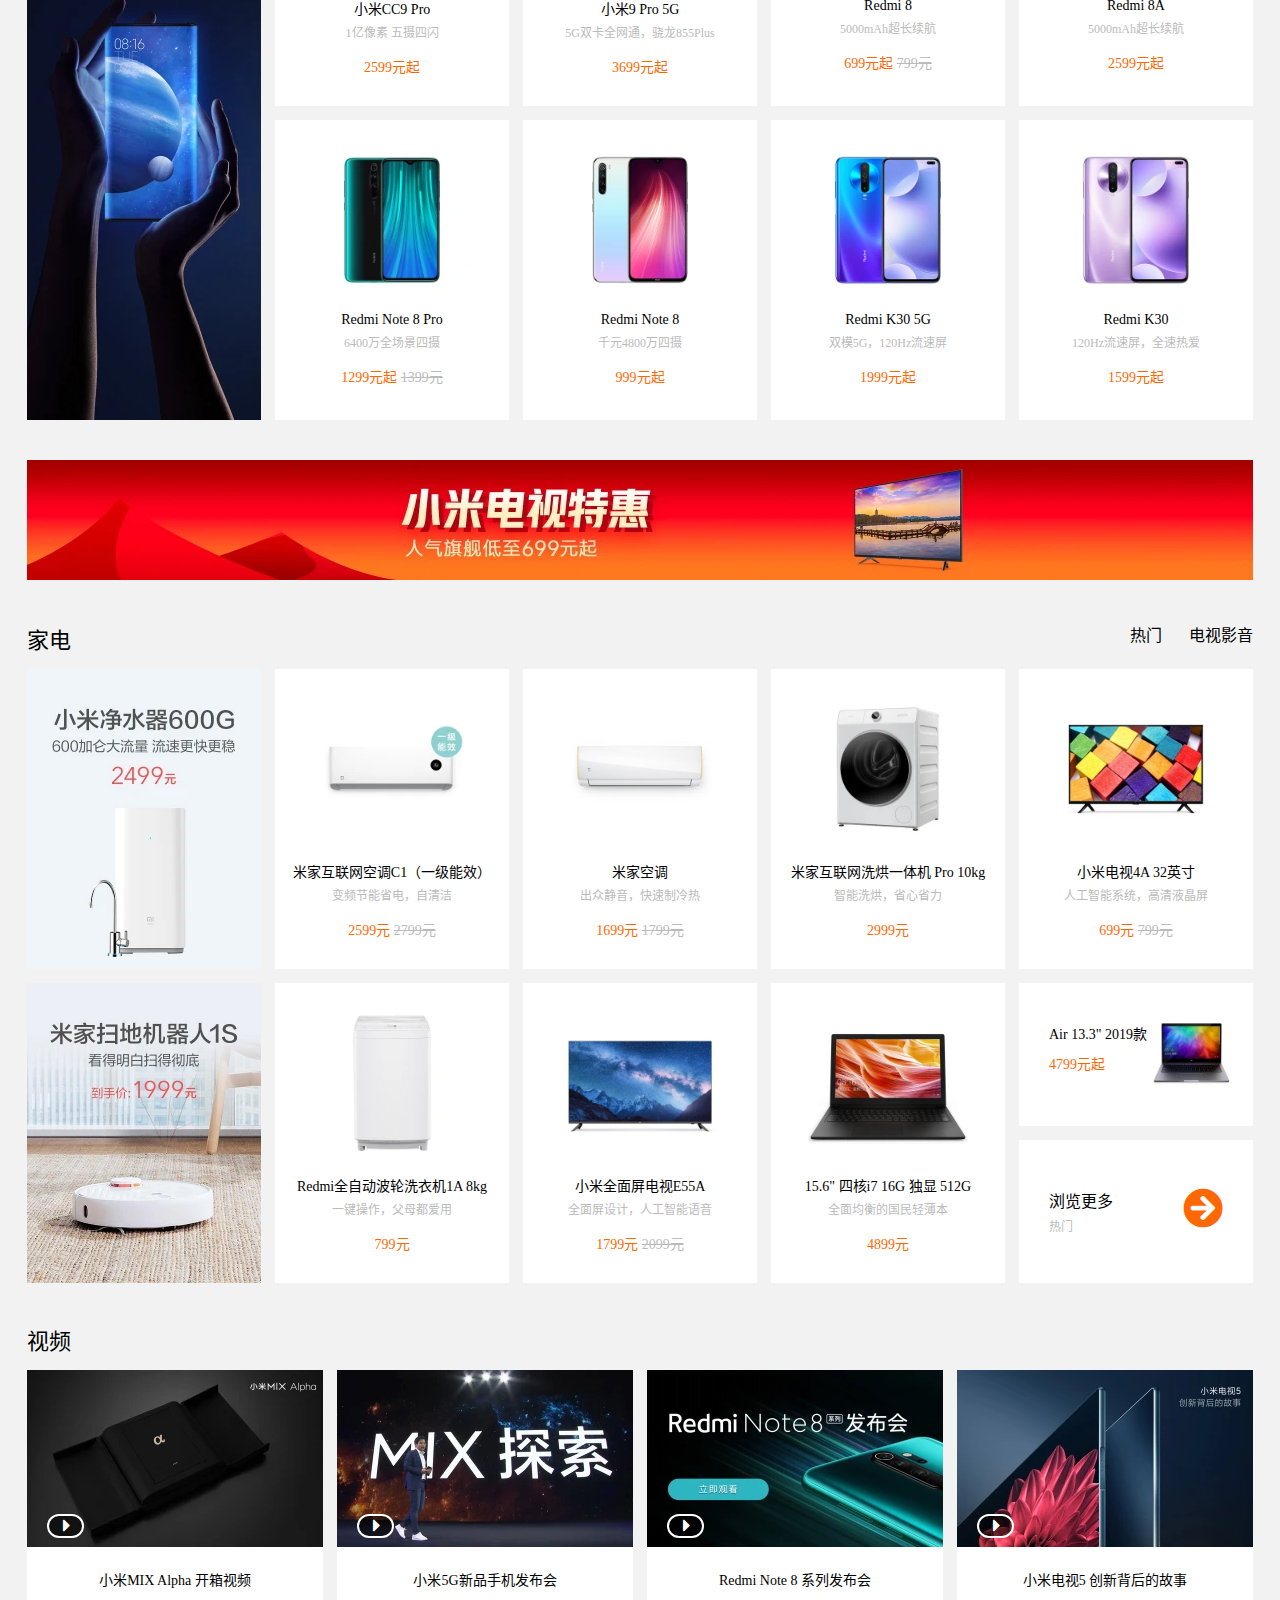
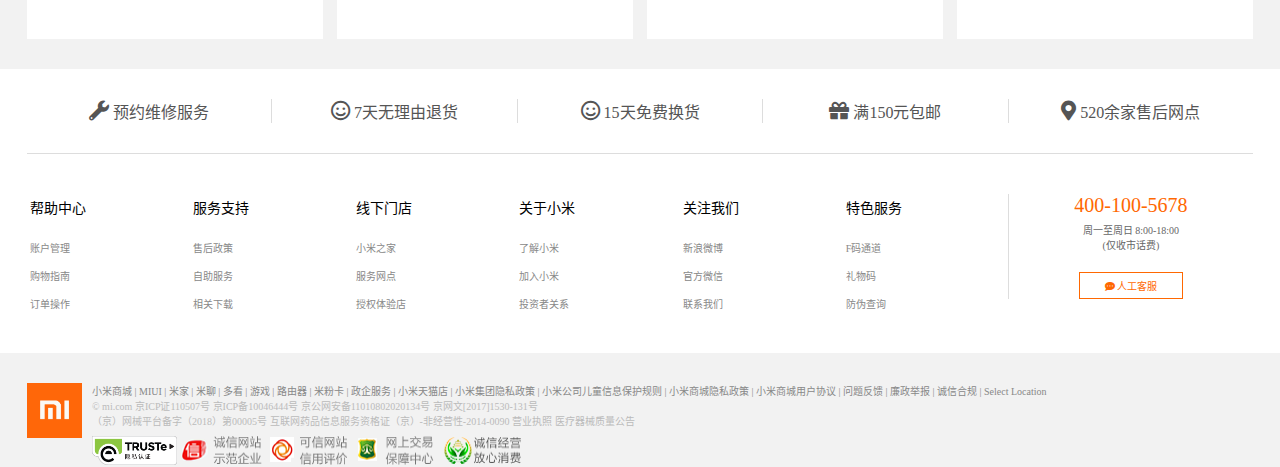
<file: homepage.html>
<!DOCTYPE html>
<html lang="zh-cn">
    <head>
        <meta charset="UTF-8"></meta>
        <title>小米首页</title>
        <link rel="stylesheet" href="homepage.css">
        <link href="font-awesome/css/all.css" rel="stylesheet">
        <!--<script src="https://kit.fontawesome.com/18d32dd40f.js" crossorigin="anonymous"></script>-->
    </head>
    <body>
        <!-- 工具栏 -->
        <aside class="fix r0 z20 tool-top">
            <ul class="">
                <li class="bbee blee btee bgw">
                    <a class="tool-li db tc tdn c88 plr10 ptb20" href="">
                        <img class="w30 h30 fg1" src="images/tool-1.png" alt="手机APP">
                        <p class="f14">手机APP</p>
                    </a>
                </li>
                <li class="bbee blee bgw">
                    <a class="tool-li db tc tdn c88 plr10 ptb20" href="https://order.mi.com/portal">
                        <img class="w30 h30 fg1" src="images/tool-2.png" alt="个人中心">
                        <p class="f14">个人中心</p>
                    </a>
                </li>
                <li class="bbee blee bgw">
                    <a class="tool-li db tc tdn c88 plr10 ptb20" href="https://service.order.mi.com/apply/front">
                        <img class="w30 h30 fg1" src="images/tool-3.png" alt="售后服务">
                        <p class="f14">售后服务</p>
                    </a>
                </li>
                <li class="bbee blee bgw">
                    <a class="tool-li db tc tdn c88 plr10 ptb20" href="">
                        <img class="w30 h30 fg1" src="images/tool-4.png" alt="人工客服">
                        <p class="f14">人工客服</p>
                    </a>
                </li>
                <li class="bbee blee bgw">
                    <a class="tool-li db tc tdn c88 plr10 ptb20" href="">
                        <img class="w30 h30 fg1" src="images/tool-5.png" alt="购物车">
                        <p class="f14">购物车</p>
                    </a>
                </li>
                <li class="dn bee mt10 bgw">
                    <a class="tool-li db tc tdn c88 plr10 ptb20" href="_top">
                        <img class="w30 h30 fg1" src="images/backtotop.png" alt="回顶部">
                        <p class="f14">回顶部</p>
                    </a>
                </li>
            </ul>
        </aside>

        <!-- 顶部导航（整个小米生态系统各分支） -->
        <nav class="tnav">
            <div class="tnav-wr wM">
                <ul class="tnav-ul">
                    <li class="tnav-li">
                        <a class="tnav-a" href="">小米商城</a>
                    </li>
                    <li class="tnav-li tnav-sep">|</li>
                    <li class="tnav-li">
                        <a class="tnav-a" href="">MIUI</a>
                    </li>
                    <li class="tnav-li tnav-sep">|</li>
                    <li class="tnav-li">
                        <a class="tnav-a" href="">Iot</a>
                    </li>
                    <li class="tnav-li tnav-sep">|</li>
                    <li class="tnav-li">
                        <a class="tnav-a" href="">云服务</a>
                    </li>
                    <li class="tnav-li tnav-sep">|</li>
                    <li class="tnav-li">
                        <a class="tnav-a" href="">金融</a>
                    </li>
                    <li class="tnav-li tnav-sep">|</li>
                    <li class="tnav-li">
                        <a class="tnav-a" href="">有品</a>
                    </li>
                    <li class="tnav-li tnav-sep">|</li>
                    <li class="tnav-li">
                        <a class="tnav-a" href="">小爱开放平台</a>
                    </li>
                    <li class="tnav-li tnav-sep">|</li>
                    <li class="tnav-li">
                        <a class="tnav-a" href="">企业团购</a>
                    </li>
                    <li class="tnav-li tnav-sep">|</li>
                    <li class="tnav-li">
                        <a class="tnav-a" href="">资质证照</a>
                    </li>
                    <li class="tnav-li tnav-sep">|</li>
                    <li class="tnav-li">
                        <a class="tnav-a" href="">协议规则</a>
                    </li>
                    <li class="tnav-li tnav-sep">|</li>
                    <li class="tnav-li">
                        <a class="tnav-a" href="">下载app</a>
                    </li>
                    <li class="tnav-li tnav-sep">|</li>
                    <li class="tnav-li">
                        <a class="tnav-a" href="">Select Location</a>
                    </li>
                </ul>
                <ul class="tnav-ul">
                    <li class="tnav-li">
                        <a class="tnav-a" href="">登录</a>
                    </li>
                    <li class="tnav-li tnav-sep">|</li>
                    <li class="tnav-li">
                        <a class="tnav-a" href="">注册</a>
                    </li>
                    <li class="tnav-li tnav-sep">|</li>
                    <li class="tnav-li">
                        <a class="tnav-a" href="">消息通知</a>
                    </li>
                    <li class="tnav-li tnav-cart">
                        <a class="tnav-a tnav-cart-a" href="">
                            <i class="fas fa-shopping-cart"></i>
                            <span>购物车</span>
                        </a>
                    </li>
                </ul>
            </div>
        </nav>

        <!-- 次顶部导航（小米商城导航） -->
        <header class="hd wM" >
            <a class="lg-a" href="" title="小米官网">
                <img class="wlg lg" src="./images/logo.png" alt="小米官网">
            </a>

            <ul class="mnav" id="dropdown-nav">
                <li class="mnav-li vh"><!-- hidden for homepage -->
                    <a class="mnav-a mnav-af" href="">全部商品分类</a>
                </li>
                <li class="mnav-li" data-ctg="xiaomi">
                    <a class="mnav-a" href="">小米手机</a>
                </li>
                <li class="mnav-li" data-ctg="hongmi">
                    <a class="mnav-a" href="">Redmi 红米</a>
                </li>
                <li class="mnav-li">
                    <a class="mnav-a" href="">电视</a>
                </li>
                <li class="mnav-li">
                    <a class="mnav-a" href="">笔记本</a>
                </li>
                <li class="mnav-li">
                    <a class="mnav-a" href="">家电</a>
                </li>
                <li class="mnav-li">
                    <a class="mnav-a" href="">路由器</a>
                </li>
                <li class="mnav-li">
                    <a class="mnav-a" href="">智能硬件</a>
                </li>
                <li class="mnav-li">
                    <a class="mnav-a" href="">服务</a>
                </li>
                <li class="mnav-li">
                    <a class="mnav-a" href="">社区</a>
                </li>
            </ul>

            <div class="sbar-wr">
                <form class="sbar">
                    <input class="sbar-tx" type="text">
                    <button class="sbar-btn" type="submit">
                        <i class="fas fa-search"></i>
                    </button>
                    <div class="stag">
                        <a class="stag-a" href="">小米9 Pro 5G</a>
                        <a class="stag-a" href="">Redmi Note 8</a>
                    </div>
                </form>
            </div>
        </header>
        <!-- 隐藏下拉菜单 -->
        <div style="position: relative;">
            <div class="dd-wr" id="dropdown-menu">
                <ul class="dd-ul wM">
                    <li class="dd-li">
                        <a class="dd-a" href="">
                            <img class="dd-img" src="images/dropdown-1-1.webp" alt="小米CC9 Pro">
                            <p class="dd-pn">小米CC9 Pro</p>
                            <p class="dd-ppr">2799元起</p>
                        </a>
                        <div class="dd-ln"></div>
                    </li>
                    <li class="dd-li">
                        <a class="dd-a" href="">
                            <img class="dd-img" src="images/dropdown-1-1.webp" alt="小米CC9 Pro">
                            <p class="dd-pn">小米CC9 Pro</p>
                            <p class="dd-ppr">2799元起</p>
                        </a>
                        <div class="dd-ln"></div>
                    </li>
                </ul>
            </div>
        </div>

        <!-- 轮播图和产品目录区 -->
        <section class="rel wL mcn">
            <!-- 轮播图及切换 -->
            <div class="lb">
                <a class="abs t0 lf0" href="">
                    <img class="wL db show lb-img" src="images/lunbo-1.jpg" id="lunbo-container-1">
                </a>
                <a class="abs t0 lf0" href="">
                    <img class="wL db lb-img" src="images/lunbo-1.jpg" id="lunbo-container-2">
                </a>
                <div class="abs t50p lf234 f30 plr10 ptb20 arr lh30 cdd" id="lunbo-pre">
                    <i class="fas fa-chevron-left vrt"></i>
                </div>
                <div class="abs t50p r0 f30 plr10 ptb20 arr lh30 cdd" id="lunbo-next">
                    <i class="fas fa-chevron-right vrt"></i>
                </div>
                <div class="abs r30 b20 cir-wr">
                    <input class="dn" type="radio" name="lunbo" id="lunbo-radio-1" checked>
                    <label class="cir-lab" for="lunbo-radio-1"></label>
                    <input class="dn" type="radio" name="lunbo" id="lunbo-radio-2">
                    <label class="cir-lab" for="lunbo-radio-2"></label>
                    <input class="dn" type="radio" name="lunbo" id="lunbo-radio-3">
                    <label class="cir-lab" for="lunbo-radio-3"></label>
                </div>
            </div>
            <!-- classes without ctg prefix is based on this page -->
            <div class="ctg wC bgb4">
                <ul class="ctg-ul">
                    <li class="ctg-li">
                        <a class="ctg-a whi" href="">
                            <span>手机 电话卡</span>
                            <i class="ctg-i fas fa-angle-right cdd"></i>
                        </a>
                        <!-- 第1类目录细分列表 -->
                        <ul class="pro-ul">
                            <li class="pro-li">
                                <a class="pro-a" href="">
                                    <img class="pro-img" src="images/category-1-1.webp" alt="">
                                    <span>Redmi K30 4G</span>
                                </a>
                            </li>
                        </ul>
                    </li>
                    <li class="ctg-li">
                        <a class="ctg-a whi" href="">
                            <span>电视 盒子</span>
                            <i class="ctg-i fas fa-angle-right cdd"></i>
                        </a>
                        <!-- 第2类目录细分列表 -->
                        <ul class="pro-ul">
                            <li class="pro-li">
                                <a class="pro-a" href="">
                                    <img class="pro-img" src="images/category-2-1.webp" alt="">
                                    <span>小米电视5 55英寸</span>
                                </a>
                            </li>
                            <li class="pro-li">
                                <a class="pro-a" href="">
                                    <img class="pro-img" src="images/category-2-2.webp" alt="">
                                    <span>小米电视5 65英寸</span>
                                </a>
                            </li>
                            <li class="pro-li">
                                <a class="pro-a" href="">
                                    <img class="pro-img" src="images/category-2-3.webp" alt="">
                                    <span>小米电视5 75英寸</span>
                                </a>
                            </li>
                            <li class="pro-li">
                                <a class="pro-a" href="">
                                    <img class="pro-img" src="images/category-2-4.webp" alt="">
                                    <span>小米电视5 Pro 55英寸</span>
                                </a>
                            </li>
                            <li class="pro-li">
                                <a class="pro-a" href="">
                                    <img class="pro-img" src="images/category-2-5.webp" alt="">
                                    <span>小米电视5 Pro 65英寸</span>
                                </a>
                            </li>
                            <li class="pro-li">
                                <a class="pro-a" href="">
                                    <img class="pro-img" src="images/category-2-6.webp" alt="">
                                    <span>小米电视5 Pro 75英寸</span>
                                </a>
                            </li>
                            <li class="pro-li">
                                <a class="pro-a" href="">
                                    <img class="pro-img" src="images/category-2-7.webp" alt="">
                                    <span>Redmi 红米电视 70英寸</span>
                                </a>
                            </li>
                        </ul>
                    </li>
                    <li class="ctg-li">
                        <a class="ctg-a whi" href="">
                            <span>笔记本 显示器 平板</span>
                            <i class="ctg-i fas fa-angle-right cdd"></i>
                        </a>
                    </li>
                    <li class="ctg-li">
                        <a class="ctg-a whi" href="">
                            <span>家电 插线板</span>
                            <i class="ctg-i fas fa-angle-right cdd"></i>
                        </a>
                    </li>
                    <li class="ctg-li">
                        <a class="ctg-a whi" href="">
                            <span>出行 穿戴</span>
                            <i class="ctg-i fas fa-angle-right cdd"></i>
                        </a>
                    </li>
                    <li class="ctg-li">
                        <a class="ctg-a whi" href="">
                            <span>智能 路由器</span>
                            <i class="ctg-i fas fa-angle-right cdd"></i>
                        </a>
                    </li>
                    <li class="ctg-li">
                        <a class="ctg-a whi" href="">
                            <span>电源 配件</span>
                            <i class="ctg-i fas fa-angle-right cdd"></i>
                        </a>
                    </li>
                    <li class="ctg-li">
                        <a class="ctg-a whi" href="">
                            <span>健康 儿童</span>
                            <i class="ctg-i fas fa-angle-right cdd"></i>
                        </a>
                    </li>
                    <li class="ctg-li">
                        <a class="ctg-a whi" href="">
                            <span>耳机 音箱</span>
                            <i class="ctg-i fas fa-angle-right cdd"></i>
                        </a>
                    </li>
                    <li class="ctg-li">
                        <a class="ctg-a whi" href="">
                            <span>生活 箱包</span>
                            <i class="ctg-i fas fa-angle-right cdd"></i>
                        </a>
                    </li>
                </ul>
            </div>
        </section>

        <!-- 轮播图下方区域 -->
        <section class="wM mcn df jsb mt15">
            <ul class="wsc df fwr bg60">
                <li class="df jc ac fbs33 rel">
                    <a class="sc-a db tc" href="">
                        <img class="sc-img w24 h24 fcon50" src="images/shortcut-1.png" alt="icon">
                        <p class="sc-p cbb"><b>小米秒杀</b></p>
                    </a>
                    <span class="sc-rln abs"></span>
                    <span class="sc-bln abs"></span>
                </li>
                <li class="df jc ac fbs33 rel">
                    <a class="sc-a db tc" href="">
                        <img class="sc-img w24 h24 fcon50" src="images/shortcut-2.png" alt="icon">
                        <p class="sc-p cbb"><b>企业团购</b></p>
                    </a>
                    <span class="sc-rln abs"></span>
                    <span class="sc-bln abs"></span>
                </li>
                <li class="df jc ac fbs33 rel">
                    <a class="sc-a db tc" href="">
                        <img class="sc-img w24 h24 fcon50" src="images/shortcut-3.png" alt="icon">
                        <p class="sc-p cbb"><b>F码通道</b></p>
                    </a>
                    <span class="sc-bln abs"></span>
                </li>
                <li class="df jc ac fbs33 rel">
                    <a class="sc-a db tc" href="">
                        <img class="sc-img w24 h24 fcon50" src="images/shortcut-4.png" alt="icon">
                        <p class="sc-p cbb"><b>米粉卡</b></p>
                    </a>
                    <span class="sc-rln abs"></span>
                </li>
                <li class="df jc ac fbs33 rel">
                    <a class="sc-a db tc" href="">
                        <img class="sc-img w24 h24 fcon50" src="images/shortcut-5.png" alt="icon">
                        <p class="sc-p cbb"><b>以旧换新</b></p>
                    </a>
                    <span class="sc-rln abs"></span>
                </li>
                <li class="df jc ac fbs33 rel">
                    <a class="sc-a db tc" href="">
                        <img class="sc-img w24 h24 fcon50" src="images/shortcut-6.png" alt="icon">
                        <p class="sc-p cbb"><b>话费充值</b></p>
                    </a>
                </li>
            </ul>
            <a class="tr-b trb:hover" href="">
                <img class="wsn db" src="images/signature-1.jpg" alt="Redmi 7">
            </a>
            <a class="tr-b trb:hover" href="">
                <img class="wsn db" src="images/signature-2.jpg" alt="小米MIX3">
            </a>
            <a class="tr-b trb:hover" href="">
                <img class="wsn db" src="images/signature-3.jpg" alt="小米手环4">
            </a>
        </section>

        <div class="mt20 bgb05">
            <!-- 闪购区 -->
            <section class="rel wM mcn">
                <h2 class="pt20 pb15 f22 fw2">小米闪购</h2>
                <div class="df jsb">
                    <!-- 倒计时块 -->
                    <div class="wG tc bgr03">
                        <p class="f20 red pt40 pb30">20:00 场</p>
                        <i class="fas fa-bolt f40 red"></i>
                        <p class="f14 c88 pt30 pb30">本场已结束</p>
                        <p class="f22 ">
                            <span class="whi bg60 p10">00</span>
                            <span class="c60">:</span>
                            <span class="whi bg60 p10">00</span>
                            <span class="c60">:</span>
                            <span class="whi bg60 p10">00</span>
                        </p>
                    </div>
                    <!-- 抢购商品轮播区 -->
                    <div class="w978 ovh">
                        <ul class="dif">
                            <li class="wG mr14 bgw">
                                <a class="db tc mt20" href="">
                                    <img class="wS" src="images/miaosha-1.webp" alt="">
                                    <p class="f14 bla pt10">小米旅行箱 20英寸 布朗熊限量版</p>
                                    <p class="f12 cbb pt5">“国际巨星”LINE FRIENDS布朗熊</p>
                                    <p class="f14 pt15">
                                        <ins class="xm tdn">349元 </ins>
                                        <del class="cbb">399元</del>
                                    </p>
                                </a>
                            </li>
                            <li class="wG df fc mr14 bgw">
                                <a class="db tc mt20" href="">
                                    <img class="wS" src="images/miaosha-2.webp" alt="">
                                    <p class="f14 bla pt10">3卷装抽绳式垃圾袋</p>
                                    <p class="f12 cbb pt5">让清洁更简单</p>
                                    <p class="f14 pt15">
                                        <ins class="xm tdn">9.9元 </ins>
                                        <del class="cbb">14.9元</del>
                                    </p>
                                </a>
                            </li>
                            <li class="wG df fc mr14 bgw">
                                <a class="db tc mt20" href="">
                                    <img class="wS" src="images/miaosha-3.webp" alt="">
                                    <p class="f14 bla pt10">高速无线充套装</p>
                                    <p class="f12 cbb pt5">快速无线闪充，Qi充电标准</p>
                                    <p class="f14 pt15">
                                        <ins class="xm tdn">129元 </ins>
                                        <del class="cbb">149元</del>
                                    </p>
                                </a>
                            </li>
                            <li class="wG df fc mr14 bgw">
                                <a class="db tc mt20" href="">
                                    <img class="wS" src="images/miaosha-4.webp" alt="">
                                    <p class="f14 bla pt10">小米全面屏电视E55A</p>
                                    <p class="f12 cbb pt5">全面屏设计，人工智能语音</p>
                                    <p class="f14 pt15">
                                        <ins class="xm tdn">1799元 </ins>
                                        <del class="cbb">2099元</del>
                                    </p>
                                </a>
                            </li>
                            <li class="wG df fc mr14 bgw">
                                <a class="db tc mt20" href="">
                                    <img class="wS" src="images/miaosha-5.webp" alt="">
                                    <p class="f14 bla pt10">小爱音箱万能遥控版</p>
                                    <p class="f12 cbb pt5">传统家电秒变智能</p>
                                    <p class="f14 pt15">
                                        <ins class="xm tdn">149元 </ins>
                                        <del class="cbb">199元</del>
                                    </p>
                                </a>
                            </li>
                            <li class="wG df fc mr14 bgw">
                                <a class="db tc mt20" href="">
                                    <img class="wS" src="images/miaosha-6.webp" alt="">
                                    <p class="f14 bla pt10">小米电视4A 65英寸</p>
                                    <p class="f12 cbb pt5">4K HDR, 人工智能语音系统</p>
                                    <p class="f14 pt15">
                                        <ins class="xm tdn">2599元 </ins>
                                        <del class="cbb">2999元</del>
                                    </p>
                                </a>
                            </li>
                        </ul>
                    </div>
                </div>
                <!-- 幻灯按钮 -->
                <article class="tgsd abs r0 t30">
                    <button class="tgsd-bu"><i class="fas fa-angle-left tgsd-i"></i></button>
                    <button class="tgsd-bu"><i class="fas fa-angle-right tgsd-i"></i></button>
                </article>
            </section>

            <!-- Banner -->
            <article class="wM mcn mt20">
                <a class="" href="">
                    <img src="images/banner-1.webp" alt="小米9 Pro">
                </a>
            </article>

            <!-- 手机区 -->
            <section class="rel wM mcn mt20">
                <h2 class="pt20 pb15 f22 fw2">手机</h2>
                <ul class="df fc fwr jsb asb h614">
                    <li class="tr-bt tr-bt:hover">
                        <a href="">
                            <img class="db" src="images/shouji-banner.webp" alt="小米MIX Alpha">
                        </a>
                    </li>
                    <li class="wG bgw tr-bt tr-bt:hover">
                        <a class="db tc mt20" href="">
                            <img class="wS" src="images/shouji-1.webp" alt="">
                            <p class="f14 bla pt10">小米CC9 Pro</p>
                            <p class="f12 cbb pt5">1亿像素 五摄四闪</p>
                            <p class="f14 pt15"><ins class="xm tdn">2599元起</ins></p>
                        </a>
                    </li>
                    <li class="wG bgw tr-bt tr-bt:hover">
                        <a class="db tc mt20" href="">
                            <img class="wS" src="images/shouji-2.webp" alt="">
                            <p class="f14 bla pt10">Redmi Note 8 Pro</p>
                            <p class="f12 cbb pt5">6400万全场景四摄</p>
                            <p class="f14 pt15">
                                <ins class="xm tdn">1299元起</ins>
                                <del class="cbb">1399元</del>
                            </p>
                        </a>
                    </li>
                    <li class="wG bgw tr-bt tr-bt:hover">
                        <a class="db tc mt20" href="">
                            <img class="wS" src="images/shouji-3.webp" alt="">
                            <p class="f14 bla pt10">小米9 Pro 5G</p>
                            <p class="f12 cbb pt5">5G双卡全网通，骁龙855Plus</p>
                            <p class="f14 pt15"><ins class="xm tdn">3699元起</ins></p>
                        </a>
                    </li>
                    <li class="wG bgw tr-bt tr-bt:hover">
                        <a class="db tc mt20" href="">
                            <img class="wS" src="images/shouji-4.webp" alt="">
                            <p class="f14 bla pt10">Redmi Note 8</p>
                            <p class="f12 cbb pt5">千元4800万四摄</p>
                            <p class="f14 pt15"><ins class="xm tdn">999元起</ins></p>
                        </a>
                    </li>
                    <li class="wG bgw tr-bt tr-bt:hover">
                        <a class="db tc mt20" href="">
                            <img class="wS" src="images/shouji-5.webp" alt="">
                            <p class="f14 bla pt10">Redmi 8</p>
                            <p class="f12 cbb pt5">5000mAh超长续航</p>
                            <p class="f14 pt15">
                                <ins class="xm tdn">699元起</ins>
                                <del class="cbb">799元</del>
                            </p>
                        </a>
                    </li>
                    <li class="wG bgw tr-bt tr-bt:hover">
                        <a class="db tc mt20" href="">
                            <img class="wS" src="images/shouji-6.webp" alt="">
                            <p class="f14 bla pt10">Redmi K30 5G</p>
                            <p class="f12 cbb pt5">双模5G，120Hz流速屏</p>
                            <p class="f14 pt15"><ins class="xm tdn">1999元起</ins></p>
                        </a>
                    </li>
                    <li class="wG bgw tr-bt tr-bt:hover">
                        <a class="db tc mt20" href="">
                            <img class="wS" src="images/shouji-7.webp" alt="">
                            <p class="f14 bla pt10">Redmi 8A</p>
                            <p class="f12 cbb pt5">5000mAh超长续航</p>
                            <p class="f14 pt15"><ins class="xm tdn">2599元起</ins></p>
                        </a>
                    </li>
                    <li class="wG bgw tr-bt tr-bt:hover">
                        <a class="db tc mt20" href="">
                            <img class="wS" src="images/shouji-8.webp" alt="">
                            <p class="f14 bla pt10">Redmi K30</p>
                            <p class="f12 cbb pt5">120Hz流速屏，全速热爱</p>
                            <p class="f14 pt15"><ins class="xm tdn">1599元起</ins></p>
                        </a>
                    </li>
                </ul>
                <!-- 链接按钮 -->
                <a class="tglnk abs r0 t20" href="">
                    <span class="tglnk-tx">查看全部</span>
                    <span class="tglnk-ico"><i class="fas fa-angle-right"></i></span>
                </a>
            </section>

            <article class="wM mcn pt40">
                <a class="" href="">
                    <img src="images/banner-2.webp" alt="小米电视">
                </a>
            </article>

            <!-- 家电区 -->
            <section class="rel wM mcn mt20">
                <h2 class="pt20 pb15 f22 fw2">家电</h2>
                <ul class="df fc fwr jsb asb h614">
                    <li class="tr-bt tr-bt:hover">
                        <a href="">
                            <img class="db" src="images/jiadian-banner1.webp" alt="小米MIX Alpha">
                        </a>
                    </li>
                    <li class="tr-bt tr-bt:hover">
                        <a href="">
                            <img class="db" src="images/jiadian-banner2.webp" alt="小米MIX Alpha">
                        </a>
                    </li>
                    <li class="wG bgw tr-bt tr-bt:hover">
                        <a class="db tc mt20" href="">
                            <img class="wS" src="images/jiadian-1.webp" alt="">
                            <p class="f14 bla pt10">米家互联网空调C1（一级能效）</p>
                            <p class="f12 cbb pt5">变频节能省电，自清洁</p>
                            <p class="f14 pt15">
                                <ins class="xm tdn">2599元 </ins>
                                <del class="cbb">2799元</del>
                            </p>
                        </a>
                    </li>
                    <li class="wG bgw tr-bt tr-bt:hover">
                        <a class="db tc mt20" href="">
                            <img class="wS" src="images/jiadian-2.webp" alt="">
                            <p class="f14 bla pt10">Redmi全自动波轮洗衣机1A 8kg</p>
                            <p class="f12 cbb pt5">一键操作，父母都爱用</p>
                            <p class="f14 pt15"><ins class="xm tdn">799元</ins></p>
                        </a>
                    </li>
                    <li class="wG bgw tr-bt tr-bt:hover">
                        <a class="db tc mt20" href="">
                            <img class="wS" src="images/jiadian-3.jpg" alt="">
                            <p class="f14 bla pt10">米家空调</p>
                            <p class="f12 cbb pt5">出众静音，快速制冷热</p>
                            <p class="f14 pt15">
                                <ins class="xm tdn">1699元 </ins>
                                <del class="cbb">1799元</del>
                            </p>
                        </a>
                    </li>
                    <li class="wG bgw tr-bt tr-bt:hover">
                        <a class="db tc mt20" href="">
                            <img class="wS" src="images/miaosha-4.webp" alt="">
                            <p class="f14 bla pt10">小米全面屏电视E55A</p>
                            <p class="f12 cbb pt5">全面屏设计，人工智能语音</p>
                            <p class="f14 pt15">
                                <ins class="xm tdn">1799元 </ins>
                                <del class="cbb">2099元</del>
                            </p>
                        </a>
                    </li>
                    <li class="wG bgw tr-bt tr-bt:hover">
                        <a class="db tc mt20" href="">
                            <img class="wS" src="images/jiadian-5.webp" alt="">
                            <p class="f14 bla pt10">米家互联网洗烘一体机 Pro 10kg</p>
                            <p class="f12 cbb pt5">智能洗烘，省心省力</p>
                            <p class="f14 pt15"><ins class="xm tdn">2999元</ins></p>
                        </a>
                    </li>
                    <li class="wG bgw tr-bt tr-bt:hover">
                        <a class="db tc mt20" href="">
                            <img class="wS" src="images/jiadian-6.webp" alt="">
                            <p class="f14 bla pt10">15.6" 四核i7 16G 独显 512G</p>
                            <p class="f12 cbb pt5">全面均衡的国民轻薄本</p>
                            <p class="f14 pt15"><ins class="xm tdn">4899元</ins></p>
                        </a>
                    </li>
                    <li class="wG bgw tr-bt tr-bt:hover">
                        <a class="db tc mt20" href="">
                            <img class="wS" src="images/jiadian-7.jpg" alt="">
                            <p class="f14 bla pt10">小米电视4A 32英寸</p>
                            <p class="f12 cbb pt5">人工智能系统，高清液晶屏</p>
                            <p class="f14 pt15">
                                <ins class="xm tdn">699元 </ins>
                                <del class="cbb">799元</del>
                            </p>
                        </a>
                    </li>
                    <li class="whf bgw tr-bt tr-bt:hover">
                        <a class="db pl30 mt30" href="">
                            <div class="dib w100 pt10">
                                <p class="f14 bla">Air 13.3" 2019款</p>
                                <p class="f14 xm pt10">4799元起</p>
                            </div>
                            <img class="whs vrt" src="images/jiadian-tail.webp" alt="小米Air">
                        </a>
                    </li>
                    <li class="whf bgw df jc ac tr-bt tr-bt:hover">
                        <a class="df jsb w100p plr30" href="">
                            <div class="dib vrt">
                                <p class="f16 bla">浏览更多</p>
                                <p class="f12 cbb pt5">热门</p>
                            </div>
                            <i class="fas fa-arrow-circle-right f40 xm"></i>
                        </a>
                    </li>
                </ul>
                <!-- 标签按钮 -->
                <article class="tgtag abs r0 t20" href="">
                    <input class="tgtag-rd" type="radio" id="item1" name="g1">
                    <label class="tgtag-lab" for="item1">热门</label>
                    <input class="tgtag-rd" type="radio" id="item2" name="g1">
                    <label class="tgtag-lab" for="item2">电视影音</label>
                </article>
            </section>

            <!-- 视频区 -->
            <section class="wM mcn mt20 pb30">
                <h2 class="pt20 pb15 f22 fw2">视频</h2>
                <ul class="df jsb">
                    <li class="rel bgw pb30 tc tr-bt tr-bt:hover">
                        <a href="" title="点击播放视频">
                            <img class="vd-img" src="images/shiping-1.webp" alt="">
                            <h3 class="f14 fw5 bla ptb20">小米MIX Alpha 开箱视频</h3>
                            <div class="df jc abs f20 pl-icon"><i class="fas fa-caret-right db"></i></div>
                        </a>
                    </li>
                    <li class="rel bgw pb30 tc tr-bt tr-bt:hover">
                        <a href="" title="点击播放视频">
                            <img class="vd-img" src="images/shiping-2.webp" alt="">
                            <h3 class="f14 fw5 bla ptb20">小米5G新品手机发布会</h3>
                            <div class="df jc abs f20 pl-icon"><i class="fas fa-caret-right db"></i></div>
                        </a>
                    </li>
                    <li class="rel bgw pb30 tc tr-bt tr-bt:hover">
                        <a href="" title="点击播放视频">
                            <img class="vd-img" src="images/shiping-3.webp" alt="">
                            <h3 class="f14 fw5 bla ptb20">Redmi Note 8 系列发布会</h3>
                            <div class="df jc abs f20 pl-icon"><i class="fas fa-caret-right db"></i></div>
                        </a>
                    </li>
                    <li class="rel bgw pb30 tc tr-bt tr-bt:hover">
                        <a href="" title="点击播放视频">
                            <img class="vd-img" src="images/shiping-4.webp" alt="">
                            <h3 class="f14 fw5 bla ptb20">小米电视5 创新背后的故事</h3>
                            <div class="df jc abs f20 pl-icon"><i class="fas fa-caret-right db"></i></div>
                        </a>
                    </li>
                </ul>
            </section>
        </div>

        <!-- 网站地图 -->
        <article class="map wM">
            <!-- 权益列表 -->
            <ul class="map-ul">
                <li class="map-li">
                    <a class="map-a" href="">
                        <i class="fas fa-wrench map-i"></i>
                        <span class="map-tx">预约维修服务</span>
                    </a>
                </li>
                <li class="map-li">
                    <a class="map-a" href="">
                        <i class="far fa-smile map-i"></i>
                        <span class="map-tx">7天无理由退货</span>
                    </a>
                </li>
                <li class="map-li">
                    <a class="map-a" href="">
                        <i class="far fa-smile map-i"></i>
                        <span class="map-tx">15天免费换货</span>
                    </a>
                </li>
                <li class="map-li">
                    <a class="map-a" href="">
                        <i class="fas fa-gift map-i"></i>
                        <span class="map-tx">满150元包邮</span>
                    </a>
                </li>
                <li class="map-li">
                    <a class="map-a" href="">
                        <i class="fas fa-map-marker-alt map-i"></i>
                        <span class="map-tx">520余家售后网点</span>
                    </a>
                </li>
            </ul>
            <!-- 分割线 -->
            <div class="map-sep"></div>

            <!-- 网站地图表格 -->
            <div style="display: flex;">
                <table class="map-tb">
                    <tr>
                        <th class="map-th">帮助中心</th>
                        <th class="map-th">服务支持</th>
                        <th class="map-th">线下门店</th>
                        <th class="map-th">关于小米</th>
                        <th class="map-th">关注我们</th>
                        <th class="map-th">特色服务</th>
                    </tr>
                    <tr>
                        <td class="map-td"><a class="map-tda" href="">账户管理</a></td>
                        <td class="map-td"><a class="map-tda" href="">售后政策</a></td>
                        <td class="map-td"><a class="map-tda" href="">小米之家</a></td>
                        <td class="map-td"><a class="map-tda" href="">了解小米</a></td>
                        <td class="map-td"><a class="map-tda" href="">新浪微博</a></td>
                        <td class="map-td"><a class="map-tda" href="">F码通道</a></td>
                    </tr>
                    <tr>
                        <td class="map-td"><a class="map-tda" href="">购物指南</a></td>
                        <td class="map-td"><a class="map-tda" href="">自助服务</a></td>
                        <td class="map-td"><a class="map-tda" href="">服务网点</a></td>
                        <td class="map-td"><a class="map-tda" href="">加入小米</a></td>
                        <td class="map-td"><a class="map-tda" href="">官方微信</a></td>
                        <td class="map-td"><a class="map-tda" href="">礼物码</a></td>
                    </tr>
                    <tr>
                        <td class="map-td"><a class="map-tda" href="">订单操作</a></td>
                        <td class="map-td"><a class="map-tda" href="">相关下载</a></td>
                        <td class="map-td"><a class="map-tda" href="">授权体验店</a></td>
                        <td class="map-td"><a class="map-tda" href="">投资者关系</a></td>
                        <td class="map-td"><a class="map-tda" href="">联系我们</a></td>
                        <td class="map-td"><a class="map-tda" href="">防伪查询</a></td>
                    </tr>
                </table>
                <div class="hot">
                    <div style="border-left: 1px solid #ddd;">
                        <p class="hot-tel">400-100-5678</p>
                        <p>周一至周日 8:00-18:00</p>
                        <p>(仅收市话费)</p>
                        <a class="hot-a" href="">
                            <i class="fas fa-comment-dots"></i>
                            <span>人工客服</span>
                        </a>
                    </div>
                </div>
            </div>
        </article>

        <!-- 网备信息部分 -->
        <footer class="i-foo">
            <div class="foo-wr wM">
                <img class="foo-lg wlg" src="images/logo.png" alt="logo">
                <div class="foo-rcol">
                    <p>
                        <a class="foo-ad" href="">小米商城</a>
                        <span class="foo-ad" >|</span>
                        <a class="foo-ad" href="">MIUI</a>
                        <span class="foo-ad">|</span>
                        <a class="foo-ad" href="">米家</a>
                        <span class="foo-ad">|</span>
                        <a class="foo-ad" href="">米聊</a>
                        <span class="foo-ad">|</span>
                        <a class="foo-ad" href="">多看</a>
                        <span class="foo-ad">|</span>
                        <a class="foo-ad" href="">游戏</a>
                        <span class="foo-ad">|</span>
                        <a class="foo-ad" href="">路由器</a>
                        <span class="foo-ad">|</span>
                        <a class="foo-ad" href="">米粉卡</a>
                        <span class="foo-ad">|</span>
                        <a class="foo-ad" href="">政企服务</a>
                        <span class="foo-ad">|</span>
                        <a class="foo-ad" href="">小米天猫店</a>
                        <span class="foo-ad">|</span>
                        <a class="foo-ad" href="">小米集团隐私政策</a>
                        <span class="foo-ad">|</span>
                        <a class="foo-ad" href="">小米公司儿童信息保护规则</a>
                        <span class="foo-ad">|</span>
                        <a class="foo-ad" href="">小米商城隐私政策</a>
                        <span class="foo-ad">|</span>
                        <a class="foo-ad" href="">小米商城用户协议</a>
                        <span class="foo-ad">|</span>
                        <a class="foo-ad" href="">问题反馈</a>
                        <span class="foo-ad">|</span>
                        <a class="foo-ad" href="">廉政举报</a>
                        <span class="foo-ad">|</span>
                        <a class="foo-ad" href="">诚信合规</a>
                        <span class="foo-ad">|</span>
                        <a class="foo-ad" href="">Select Location</a>
                    </p>
                    <p>
                        <span class="foo-al">&copy;</span>
                        <a class="foo-al" href="">mi.com</a>
                        <span class="foo-al">京ICP证110507号</span>
                        <a class="foo-al" href="">京ICP备10046444号</a>
                        <a class="foo-al" href="">京公网安备11010802020134号</a>
                        <a class="foo-al" href="">京网文[2017]1530-131号</a>
                    </p>
                    <p>
                        <a class="foo-al" href="">（京）网械平台备字（2018）第00005号</a>
                        <a class="foo-al" href="">互联网药品信息服务资格证（京）-非经营性-2014-0090</a>
                        <a class="foo-al" href="">营业执照</a>
                        <a class="foo-al" href="">医疗器械质量公告</a>
                    </p>
                    <p class="foo-img-wr">
                        <a href=""><img class="foo-img" src="images/foo-1.png" alt="备案"></a>
                        <a href=""><img class="foo-img" src="images/foo-2.png" alt="备案"></a>
                        <a href=""><img class="foo-img" src="images/foo-3.png" alt="备案"></a>
                        <a href=""><img class="foo-img" src="images/foo-4.png" alt="备案"></a>
                        <a href=""><img class="foo-img" src="images/foo-5.png" alt="备案"></a>
                    </p>
                </div>
            </div>
        </footer>
    <script src="homepage.js"></script>
    </body>
</html>
</file>
<file: homepage.css>
/* ---------- reset ---------- */
body { font-size: 62.5%; } /* default -> 16px, 62.5% -> 10px */

body, p, h1, h2, h3 { margin: 0; }

ul {
    padding: 0;
    margin: 0;
    list-style-type: none;
}

img { border: 0; }

a { text-decoration: none; }

/* ---------- css generic ---------- */
.db { display: block; }
.dib { display: inline-block; }
.dn { display: none; }
.df { display: flex; }
.fc { flex-direction: column; }
.fwr { flex-wrap: wrap; }
.jc { justify-content: center; }
.jsb { justify-content: space-between; }
.ac { align-items: center; }

.ovh { overflow: hidden; }
.vh { visibility: hidden; }

.rel { position: relative; }
.abs { position: absolute; }
.fix { position: fixed; }

.vrt { vertical-align: top; }
.tc { text-align: center; }
.tdn { text-decoration: none; }

.pl10 { padding-left: 10px; }
.pl30 { padding-left: 30px; }
.pr15 { padding-right: 15px; }
.pt5 { padding-top: 5px; }
.pt10 { padding-top: 10px; }
.pt15 { padding-top: 15px; }
.pt20 { padding-top: 20px; }
.pt30 { padding-top: 30px; }
.pt40 { padding-top: 40px; }
.pb15 { padding-bottom: 15px; }
.pb20 { padding-bottom: 20px; }
.pb30 { padding-bottom: 30px; }
.p10 { padding: 10px; }
.mt10 { margin-top: 10px; }
.mt15 { margin-top: 15px; }
.mt20 { margin-top: 20px; }
.mt30 { margin-top: 30px; }
.ml10 { margin-left: 10px; }
.m5 { margin: 5px; }
.mcn { margin-left: auto; margin-right: auto; }

.f12 { font-size: 1.2em; }
.f14 { font-size: 1.4em; }
.f16 { font-size: 1.6em; }
.f20 { font-size: 2em; }
.f22 { font-size: 2.2em; }
.f30 { font-size: 3em; }
.f40 { font-size: 4em; }

.out { outline: 1px solid red; }

/* ---------- website css ---------- */
.dif { display: inline-flex; }
.asb { align-content: space-between; }
.fbs33 { flex-basis: 33.33%; }

.plr10 { padding-left: 10px; padding-right: 10px; }
.ptb20 { padding-top: 20px; padding-bottom: 20px; }
.plr30 { padding-left: 30px; padding-right: 30px; }
.mr14 { margin-right: 14px; } /* 闪购区轮播列表间隙 */

.w10 { width: 10px;}
.w24 { width: 24px; }
.w30 { width: 30px; }
.w55 { width: 55px; }
.w100 { width: 100px; }
.w978 { width: 978px; } /* 闪购区轮播列表宽度 */
.w992 { width: 992px; }
.w100p { width: 100%; }
.h10 { height: 10px; }
.h24 { height: 24px; }
.h30 { height: 30px; }
.h55 { height: 55px; }
.h614 { height: 614px; } /* 分类陈列区（两行）总高度 */
.h100p { height: 100%; }

.z-1 { z-index: -1; }
.z20 { z-index: 20; }

.r0 { right: 0; }
.r30 { right: 30px; }
.r10p { right: 10%; }
.t0 { top: 0; }
.t20 { top: 20px; }
.t30 { top: 30px; }
.t50p { top: 50%; }
.b0 { bottom: 0; }
.b20 { bottom: 20px; }
.lf0 { left: 0; }
.lf10p { left: 10%; }
.lf234 { left: 234px; }
.t400 { top: 400px; }

.lh30 { line-height: 30px; }
.lh80 { line-height: 80px; }

.xm { color: #ff6801; }
.c60 { color: #605750; }
.c88 { color: #888; }
.cbb { color: #bbb; }
.cdd { color: #ddd; }
.whi { color: white; }
.red { color: red; }
.bla { color: black; }

.b66 { border: 1px solid #666; }
.bee { border: 1px solid #eee; }
.btee { border-top: 1px solid #eee; }
.bbee { border-bottom: 1px solid #eee; }
.blee { border-left: 1px solid #eee; }
.bb88 { border-bottom: 1px solid #666; }
.bl88 { border-left: 1px solid #666; }
.bbw05 { border-bottom: 1px solid rgba(255, 255, 255, 0.05); }
.brw05 { border-right: 1px solid rgba(255, 255, 255, 0.05); }
.rad50 { border-radius: 50%; }

.bgw { background: white; }
.bg60 { background: #605750; } /* 快捷链接区背景色 */
.bgb4 { background: rgba(0, 0, 0, 0.4); }
.bgb05 { background: rgba(0, 0, 0, 0.05); }
.bgdd { background: #ddd; }
.bgr03 { background: rgba(255, 0, 0, 0.03); }

.fw2 { font-weight: 200; }
.fw5 { font-weight: 500; }

.fg1 { filter: grayscale(1); }
.fcon50 { filter: contrast(50%); }
.fcon1 { filter: contrast(100%); }

/* hover阴影效果 */
.tr-b { transition: box-shadow 0.5s; }
.tr-b:hover { box-shadow: 0 15px 25px 2px rgba(0, 0, 0, 0.1); }

/* 单品陈列块hover效果 */
.tr-bt { transition: box-shadow 0.5s, transform 0.5s; }
.tr-bt:hover {
    box-shadow: 0 15px 25px 2px rgba(0, 0, 0, 0.1);
    transform: translateY(-2px);
}

/* ---------- website size ---------- */
.wM { width: 1226px; } /* 首页内容区宽度 */
.wlg { width: 55px; height: 55px; } /* logo尺寸 */
.wC { width: 234px; height: 460px; } /* 产品目录列表尺寸 */
.wL { width: 1226px; height: 460px; } /* 轮播图尺寸 */
.wsc { width: 234px; height: 170px; } /* 轮播图下方快捷链接区尺寸 */
.wsn { width: 316px; height: 170px; } /* 轮播图下方产品图片尺寸 */
.wG { width: 234px; height: 300px; } /* 单品陈列块尺寸 */
.wS { width: 160px; height: 160px; } /* 单品陈列块内图片尺寸 */
.whf { width: 234px; height: 143px; } /* 单品小陈列块尺寸 */
.whs { width: 80px; height: 80px; } /* 单品小陈列块图片尺寸 */


/* ---------- website re-useable ---------- */

/*
幻灯按钮/链接按钮/标签按钮
*/
.tgsd { display: flex; }

.tgsd-bu {
    display: flex;
    font-size: 18px;
    color: #aaa;
    padding: 2px 15px;
    border: 0;
    outline: 1px solid #ddd;
}

/* .over & .disable is for js */
.tgsd-bu.over {
    color: #ff6801;
    cursor: pointer;
}

.tgsd-bu.disable { color: #ddd; }

.tglnk {
    font-size: 16px;
    color: black;
    transition: color 0.2s;
}

.tglnk:hover { color: #ff6801; }

.tglnk:hover .tglnk-ico { background: #ff6801; }

.tglnk-ico {
    margin-left: 3px;
    padding: 0 6px 0 7px;
    border-radius: 100%;
    color: white;
    background: #aaa;
    transition: background 0.2s;
}

.tgtag-rd { display: none; }

/* js: do "check" job */
.tgtag-rd:checked + .tgtag-lab {
    color: #ff6801;
    border-bottom: 2px solid #ff6801;
}

.tgtag-lab {
    margin-left: 25px;
    padding-bottom: 3px;
    font-size: 16px;
    color: black;
}

/*
顶部导航
*/
.tnav { background: #333; }

.tnav-wr {
    margin: 0 auto;
    display: flex;
    justify-content: space-between;
}

.tnav-li {
    display: inline-block;
    padding-right: 3px;
}

.tnav-a {
    display: block;
    padding: 10px 0;
    color: #aaa;
}

.tnav-a:hover { color: white; }

.tnav-sep { color: #444; }

.tnav-cart {
    margin-left: 30px;
    background: #444;
}

.tnav-cart-a {
    padding-left: 20px;
    padding-right: 20px;
}

.fa-shopping-cart { font-size: 1.5em; }


/*
商城导航
*/
.hd {
    position: relative;
    margin: 0 auto;
}

.lg { vertical-align: middle; }

.mnav {
    display: inline-flex;
    margin-left: 40px;
 }

.mnav-li { padding: 20px 0 45px; }

.mnav-a {
    display: block;
    padding: 20px 18px 0 0;
    font-size: 1.6em;
    color: #111;
}

.mnav-a:hover { color: #ff6801; }

/* “全部商品分类”选项卡的样式覆写 */
.mnav-li:first-child { padding-right: 18px; }
.mnav-af { padding: 20px 0 0 30px; }
.mnav-af:hover { color: #111; }


/*
商城导航-搜索框
*/
.sbar-wr {
    position: absolute;
    right: 0;
    top: calc((100% - 50px) / 2);
}

.sbar {
    position: relative;
    display: flex;
    height: 50px;
    width: 300px;
}

.sbar-tx {
    flex-grow: 1;
    padding: 0 10px;
    line-height: 50px;
    font-size: 1.4em;
    border-style: none;
    outline: 1px solid #ddd;
}

.sbar-btn {
    width: 50px;
    font-size: 1.6em;
    border: 0;
    outline: 1px solid #ddd;
    background: white;
    color: #666;
}

/* 动效：
1. hover整个区域，全部轮廓加深
2. 聚焦文本框，全部轮廓变橘 ，快捷链接隐藏
*/
.sbar:hover .sbar-tx, .sbar:hover .sbar-btn { outline: 1px solid #aaa; }

.sbar .sbar-tx:focus, .sbar-tx:focus + .sbar-btn {
    outline: 1px solid #ff6801;
    outline-offset: 0;
}

.sbar-tx:focus ~ .stag { opacity: 0;}

.sbar .sbar-btn:hover {
    background: #ff6801;
    color: white;
    cursor: pointer;
    outline: 1px solid #ff6801;
}

.stag {
    position: absolute;
    top: calc((100% - 1em) / 2);
    right: 60px; /* btn width + textbox padding */
}

.stag-a {
    padding: 1px 5px;
    margin-left: 5px;
    background: #eee;
    color: #666;
}

.stag-a:hover {
    background: #ff6801;
    color: white;
}

/*
商城导航-下拉菜单
*/
.dd-wr {
    position: absolute;
    z-index: 20;
    left: 0;
    width: 100%;
    top: 0;
    max-height: 0;
    overflow: hidden;
    background: white;
    box-shadow: 0 1px 3px #888;
    transition: max-height 0.5s;
}

/* js: toggle .active */
.dd-wr.active { max-height: 400px; }

.dd-ul {
    position: relative;
    display: flex;
    margin: 0 auto;
    height: 100%;
}

.dd-li {
    position: relative;
    display: flex;
    justify-content: center;
    align-items: center;
    flex-basis: 16.66%;
    margin: 30px 0;
}

.dd-a {
    display: block;
    text-align: center;
    color: #111;
}

.dd-pn { margin: 15px 0 3px; }
.dd-ppr { color: #ff6801; }

.dd-ln {
    position: absolute;
    right: 0;
    top: 15%;
    bottom: 40%;
    border-right: 1px solid #ddd;
}

/*
产品目录
*/
.ctg {
    position: absolute;
    top: 0;
    left: 0;
    display: flex;
    flex-direction: column;
}

.ctg-ul {
    height: 100%;
    padding: 20px 0;
}

.ctg-a {
    display: flex;
    justify-content: space-between;
    align-items: center;
    height: 100%;
    padding: 0 20px 0 30px;
    font-size: 1.4em;
}

.ctg-li { height: 10%; }
.ctg-li:hover { background: #ff6801; }
.ctg-li:hover > .pro-ul { display: inline-grid; }

.ctg-i { font-size: 1.4em; }

/*
品类细分列表
*/
.pro-ul {
    display: none;
    grid: repeat(6, 1fr) / auto-flow 1fr;
    position: absolute;
    top: 0;
    left: 234px; /* 产品目录宽度 */
    background: white;
    box-shadow: 3px 5px 10px #ccc;
    border-top: 1px solid #ddd;
}

.pro-li {
    width: calc((1226px - 234px) / 4);
    height: calc(460px / 6);
}

.pro-a {
    display: flex;
    align-items: center;
    height: 100%;
    font-size: 1.3em;
    color: #111;
}

.pro-a:hover { color: #ff6801; }

.pro-img { margin: 0 15px 0 20px; }

/*
网站地图
*/
.map { margin: 0 auto; padding-bottom: 30px; }

.map-ul {
    display: flex;
    padding: 30px 0;
}

.map-li {
    flex-basis: 20%;
    text-align: center;
    border-right: 1px solid #ddd;
}

.map-li:last-child { border: 0; }

.map-a {
    color: #555;
    margin: 0 auto;
    font-size: 16px;
}

.map-a:hover { color: #ff6801; }

.map-i { font-size: 20px; }

.map-sep { border-top: 1px solid #ddd; padding-bottom: 40px; }

.map-tb { width: 80%; }

.map-th {
    padding-bottom: 20px;
    font-size: 14px;
    font-weight: normal;
    text-align: left;
}

.map-td { padding-bottom: 10px; }

.map-tda { color: #888; }

.map-tda:hover { color: #ff6801; }

.hot {
    width: 20%;
    text-align: center;
    color: #666;
}

.hot-tel {
    margin-bottom: 5px;
    font-size: 20px;
    color: #ff6801;
}

.hot-a {
    display: inline-block;
    margin-top: 20px;
    padding: 5px 25px;
    color: #ff6801;
    border: 1px solid #ff6801;
    transition: color 0.3s, background 0.3s;
}

.hot-a:hover { color: white; background: #ff6801; }


/*
页脚
*/
.i-foo {
    padding-top: 30px;
    background: rgba(0, 0, 0, 0.05);
}

.foo-wr { margin: 0 auto; }

.foo-lg { float: left; }

.foo-rcol {
    display: table-cell;
    padding-left: 10px;
    color: #ddd;
}

.foo-ad { color: #888; }
.foo-al { color: #bbb; }

.foo-img-wr { margin-top: 8px; }
.foo-img {
    width: calc(169px / 2);
    height: calc(57px / 2);
}

a.foo-ad:hover, a.foo-al:hover { color: #ff6801; }


/* ---------- page specific ---------- */

/*
工具栏
*/
.tool-li:hover .fg1 { filter: grayscale(0); }
.tool-li:hover { color: #ff6801; }
.tool-top { top: 300px; }

/* 轮播图 */
.lb-img {
    opacity: 0;
    transition: opacity 1s;
}

.lb-img.show { opacity: 1; }

/* 轮播图切换箭头 */
.arr { transform: translateY(-50%); }

.arr:hover {
    background: #555;
    color: white;
    cursor: pointer;
}

/* 轮播图单选框 */
.cir-wr { cursor: default; }

.cir-lab {
    display: inline-block;
    width: 5px;
    height: 5px;
    margin-left: 5px;
    border: 2px solid #888;
    border-radius: 50%;
    padding: 1px;
    background: #888;
    background-clip: content-box;
}

.cir-lab:hover {
    background: #eee;
    cursor: pointer;
}

[name="lunbo"]:checked + .cir-lab {
    background: #eee;
    background-clip: unset;
}

/*
轮播图下方区域
*/
.sc-a:hover > .sc-img { filter: contrast(100%); }
.sc-a:hover > .sc-p { color: white; }

.sc-rln {
    top: 10%;
    bottom: 10%;
    right: 0;
    border-right: 1px solid rgba(255, 255, 255, 0.05);
}

.sc-bln {
    bottom: 0;
    left: 10%;
    right: 10%;
    border-bottom: 1px solid rgba(255, 255, 255, 0.05);
}

/*
视频区
*/
.pl-icon {
    top: 144px;
    left: 20px;
    padding: 0 8px 0 10px;
    width: 15px;
    border: 2px solid white;
    border-radius: 15px;
    color: white;
    background: rgba(0, 0, 0, 0.6);
    transition: background 0.2s, border 0.2s;
}

.vd-img:hover ~ .pl-icon {
    background: #ff6801;
    border-color: #ff6801;
}
</file>
